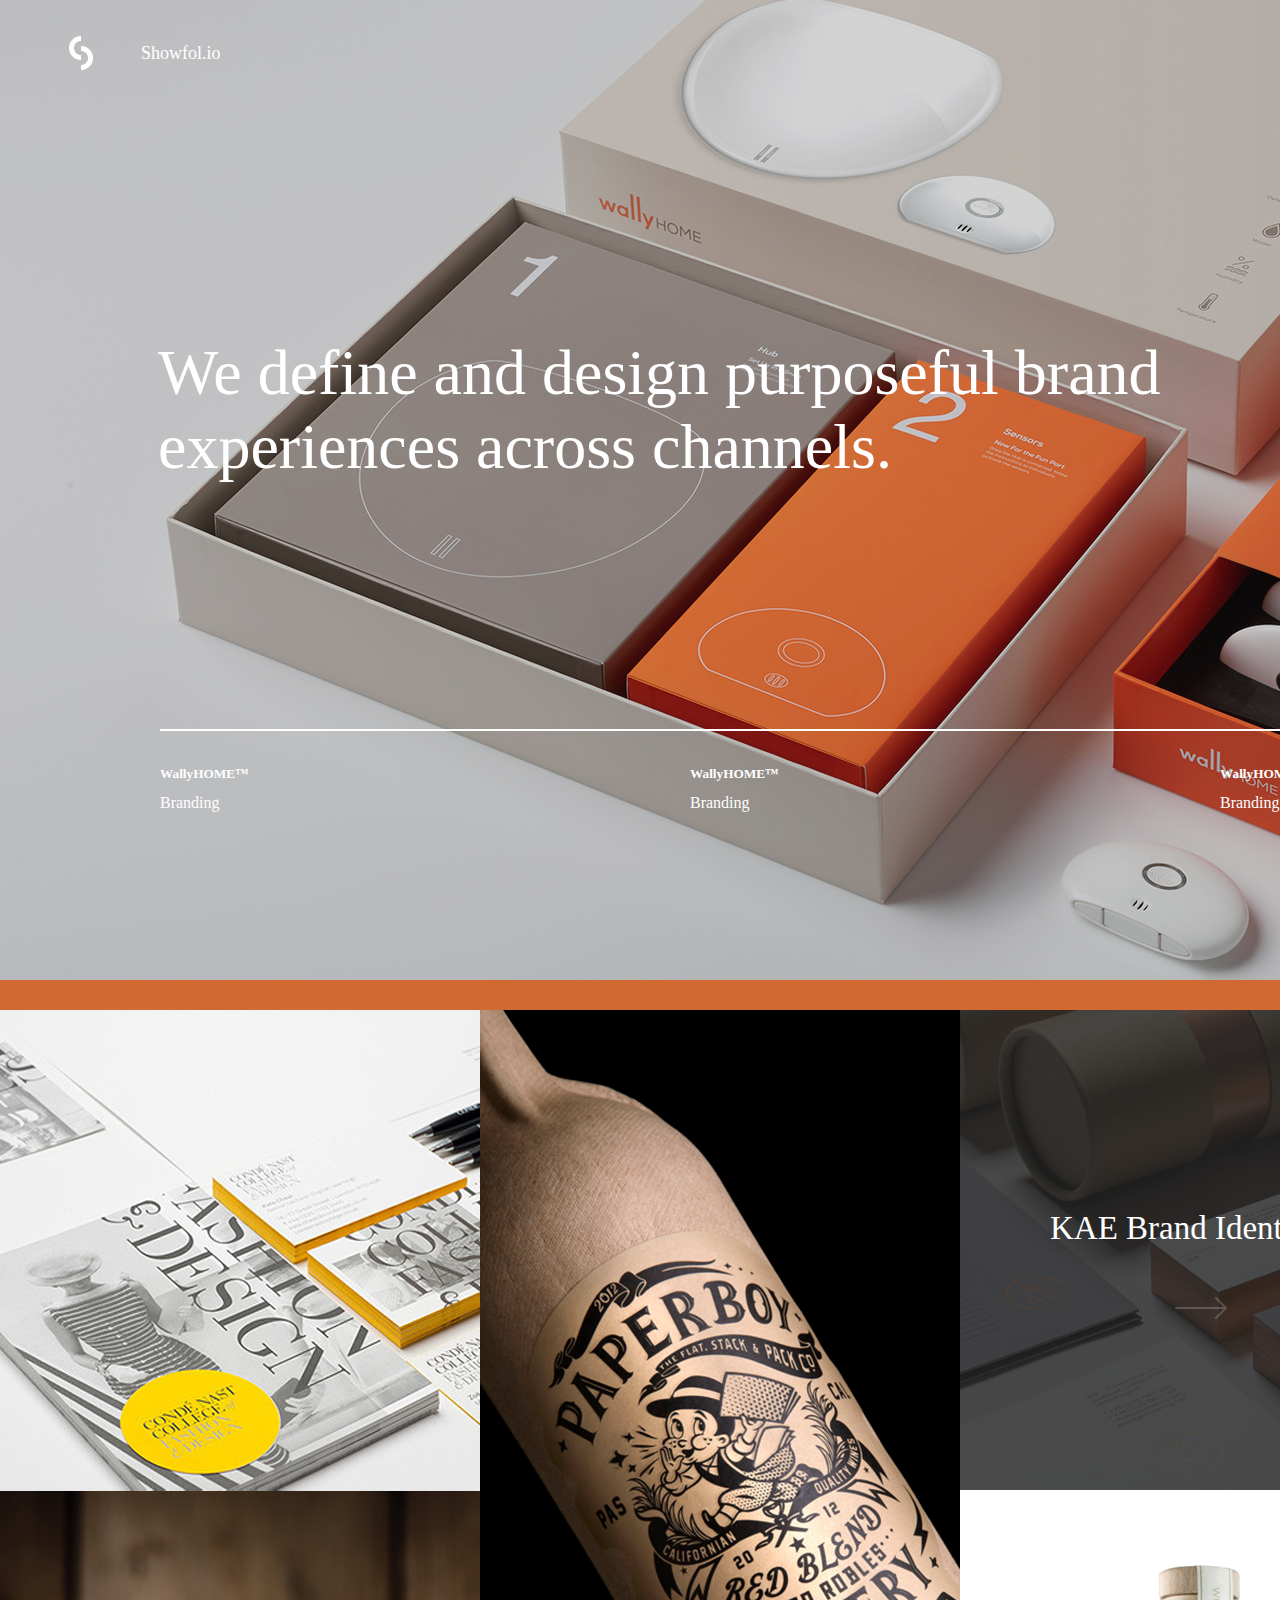
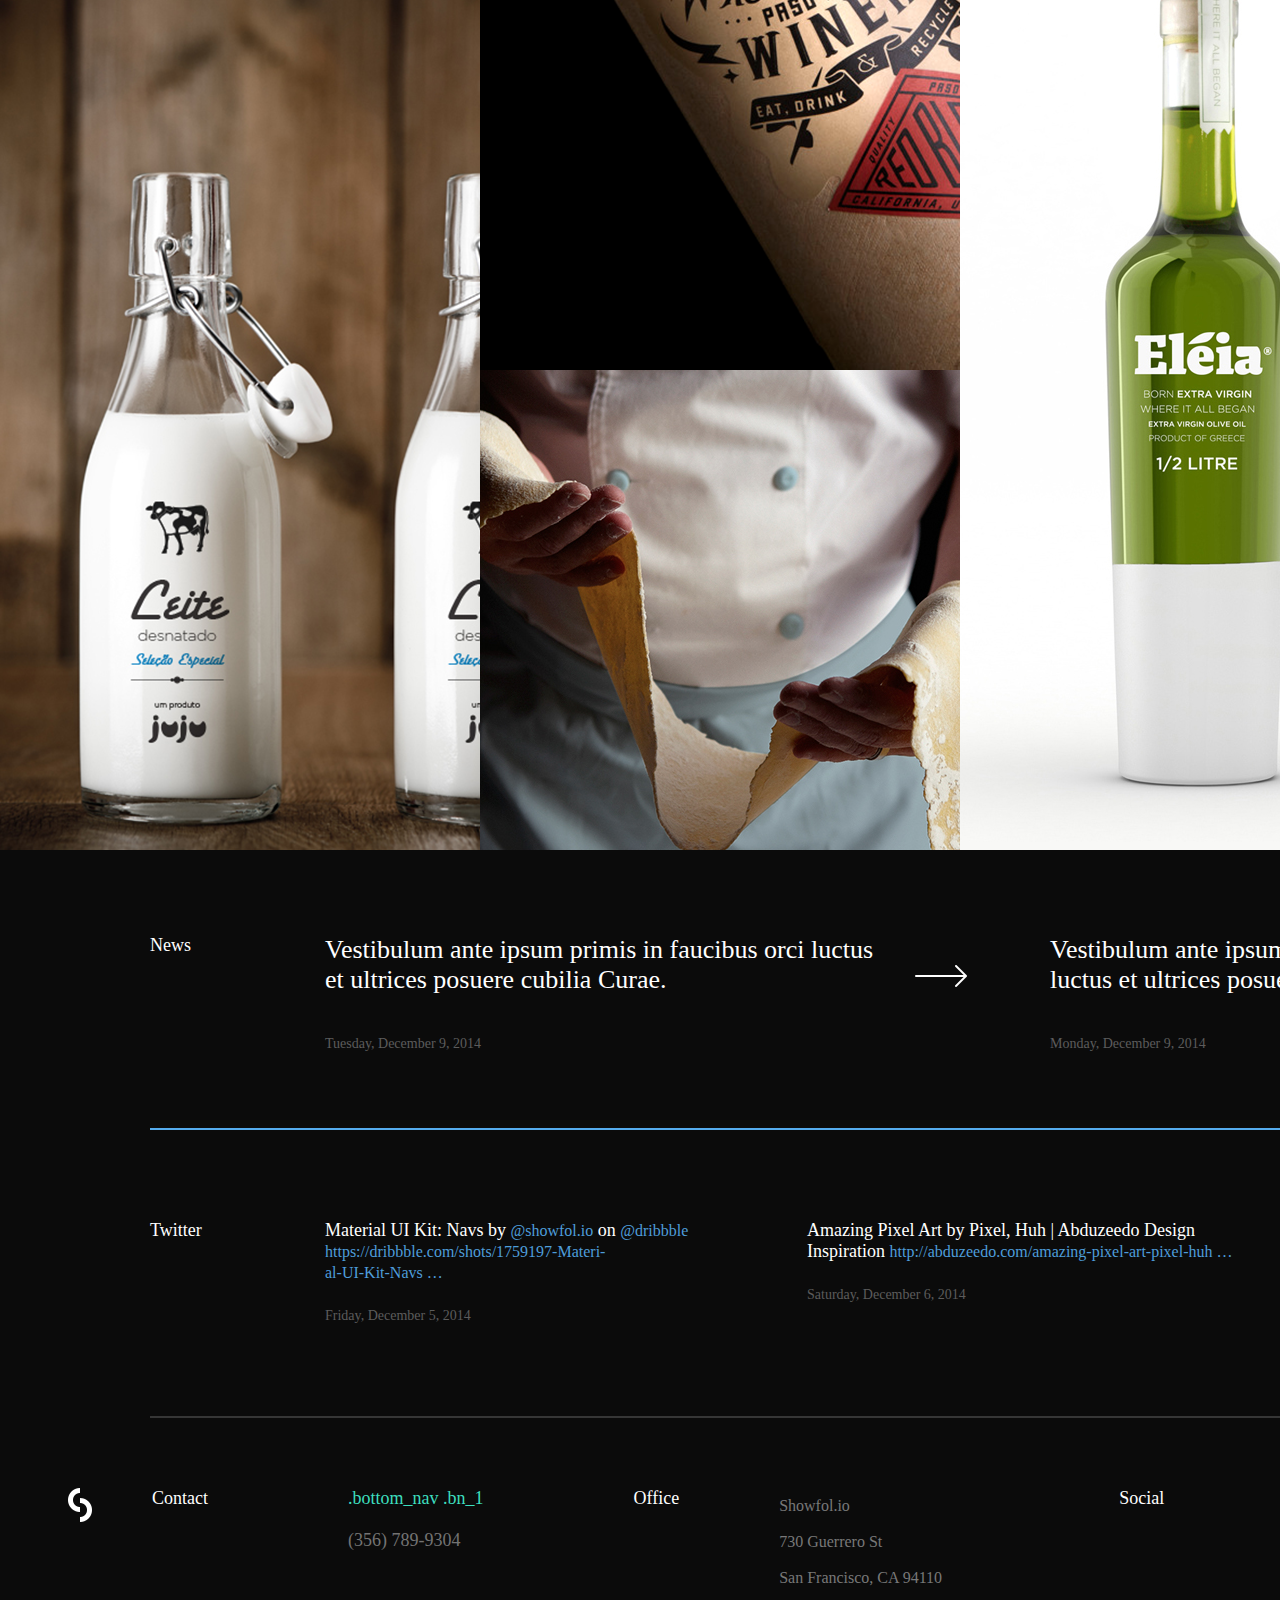
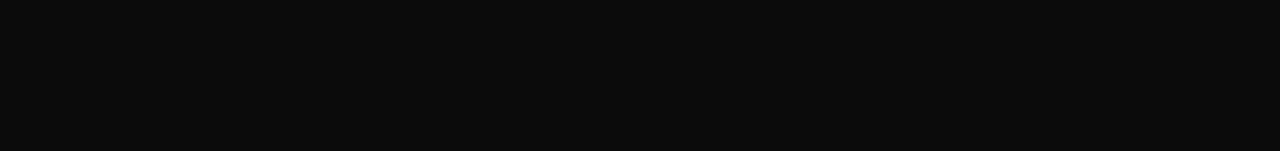
<file: Folio/index.html>
<!DOCTYPE html>
<html lang="en">
<head>
	<meta charset="UTF-8">
	<title>Folio</title>
	<link rel="stylesheet" href="css/Folio.css">
</head>
<body>
	<div class="folio">
		<div class="top_box">
			<div class="top_nav"> <!-- 导航 -->
				<div class="logo"><a href="index.html"><img src="images/Folio/Folio_logo.png" alt=""></a></div>
				<a href="#"><div class="logo_bt">Showfol.io</div></a>
				<div class="dhl">
					<ul>
						<a href="index.html"><li>Projects</li></a>
						<a href="html/about.html"><li>About</li></a>
						<a href="html/blog.html"><li>Blog</li></a>
						<a href="html/contact.html"><li>Contact</li></a>
					</ul>

				</div>
			</div>
			<div class="top_n">
				<span>We define and design purposeful brand <br>
					experiences across channels.</span>
			</div>
			<div class="top_box3">
				<a href="#"><div class="top_box3_1">
					<h5>WallyHOME™</h5>
					<span>Branding</span>
				</div></a>
				<a href="#"><div class="top_box3_2">
					<h5>WallyHOME™</h5>
					<span>Branding</span>
				</div></a>
				<a href="#"><div class="top_box3_3">
					<h5>WallyHOME™</h5>
					<span>Branding</span>
				</div></a>
				
			</div>
		</div>
		<div class="center_box">
			<div class="center_box_1">
				<a href=""><div class="img1"></div></a>
				<a href=""><div class="img2"></div></a>
			</div>
			<div class="center_box_2">
				<a href=""><div class="img1"></div></a>	
				<a href=""><div class="img2"></div></a>
			</div>
			<div class="center_box_3">
				<div class="img1">
					<div class="img1_1">
						<span>KAE Brand Identity</span><br>
						<a href=""><img src="images/Folio/Folio_jt2.png" alt=""></a>
					</div>
				</div>
				<a href=""><div class="img2"></div></a>
			</div>
			<div class="center_box_4">
				<a href=""><div class="img1"></div></a>
				<a href=""><div class="img2"></div></a>
			</div>
			
			
		</div>
		<div class="bottom_box">
			<div class="bottom_top">
				<div class="bottom_top1">
					<div class="bottom_top1_box1">News</div>
					<div class="bottom_top1_box2">Vestibulum ante ipsum primis in faucibus orci luctus et ultrices posuere cubilia Curae. <br><br><span>Tuesday, December 9, 2014</span></div>
					<a href=""><div class="bottom_top1_box3"><img src="images/Folio/Folio_jt.png" alt=""></div></a>
					<div class="bottom_top1_box4">Vestibulum ante ipsum primis in faucibus orci luctus et ultrices posuere cubilia Curae. <br><br><span>Monday, December 9, 2014</span></div>
					<a href=""><div class="bottom_top1_box5"><img src="images/Folio/Folio_jt2.png" alt=""></div></a>
				</div>
				<div class="bottom_top2">
					<div class="bottom_top2_box1">Twitter</div>
					<div class="bottom_top2_box2">Material UI Kit: Navs by <a href="">@showfol.io</a> on <a href="">@dribbble https://dribbble.com/shots/1759197-Materi-<br>al-UI-Kit-Navs …</a><br><br><span>Friday, December 5, 2014</span></div>
					<div class="bottom_top2_box3">Amazing Pixel Art by Pixel, Huh | Abduzeedo Design Inspiration <a href="">http://abduzeedo.com/amazing-pixel-art-pixel-huh …</a><br><br><span>Saturday, December 6, 2014</span></div>
					<div class="bottom_top2_box4">We've been nominated for UI8 at Awwwards - please vote for us! <br><a href="">http://www.awwwards.com/best-websites/ui8-1 …<br><br><span>Sunday, December 7, 2014</span></a></div>

				</div>
				
			</div>
			<!-- 底部 -->
				<div class="bottom_nav">
					<div class="bn_1"><img src="images/Folio/Folio_logo.png" alt=""></div>
					<div class="bn_2">Contact</div>
					<div class="bn_3"><a href="">.bottom_nav .bn_1 </a><br><br><a href=""><span>(356) 789-9304</span></a></div>
					<div class="bn_4">Office</div>
					<div class="bn_5"><a href="">Showfol.io</a> <br>
							<a href="">730 Guerrero St</a> <br>
							<a href="">San Francisco, CA 94110</a></div>
					<div class="bn_6">Social</div>
					<div class="bn_7"><a href="">Behance</a> <br><a href="">Behance</a></div>
					<div class="bn_8"><a href="">Dribbble</a><br><a href="">Instagram</a></div>
					
				</div>
		</div>
		
	</div>
</body>
</html>
</file>
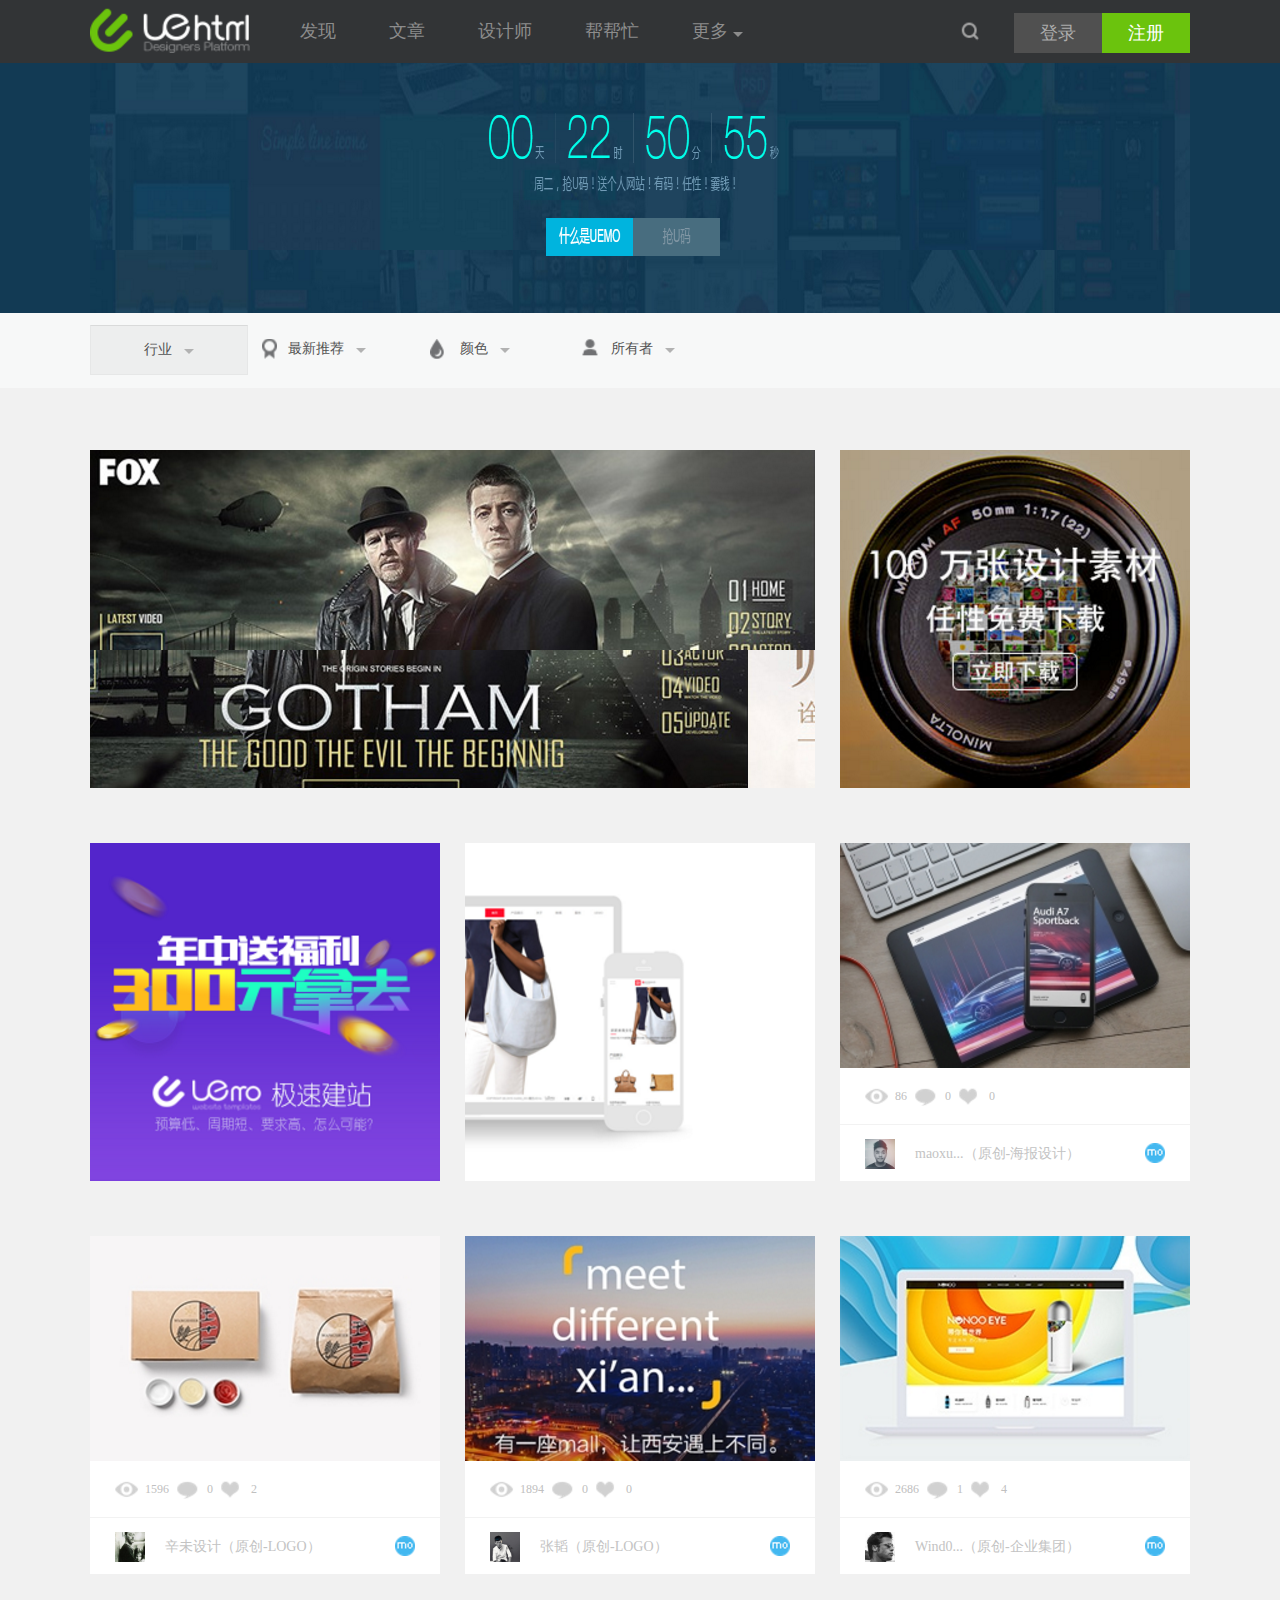
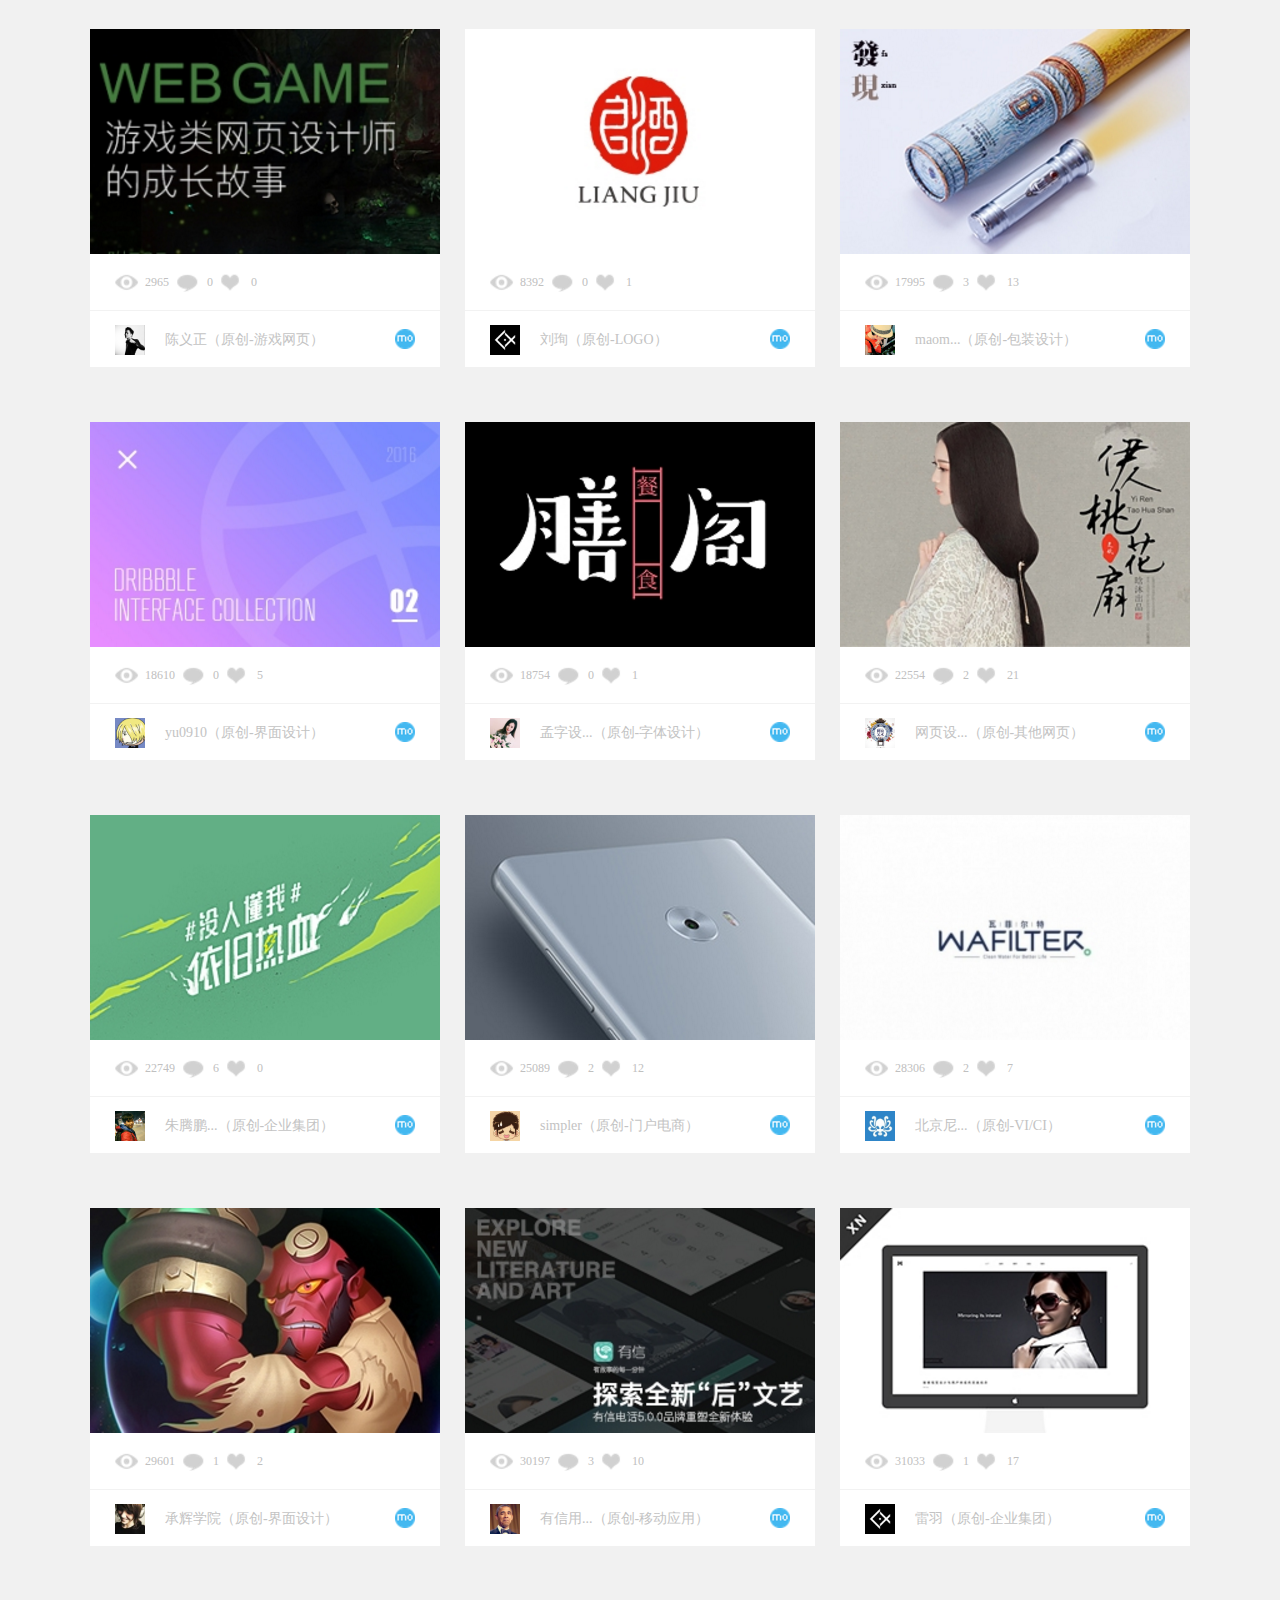
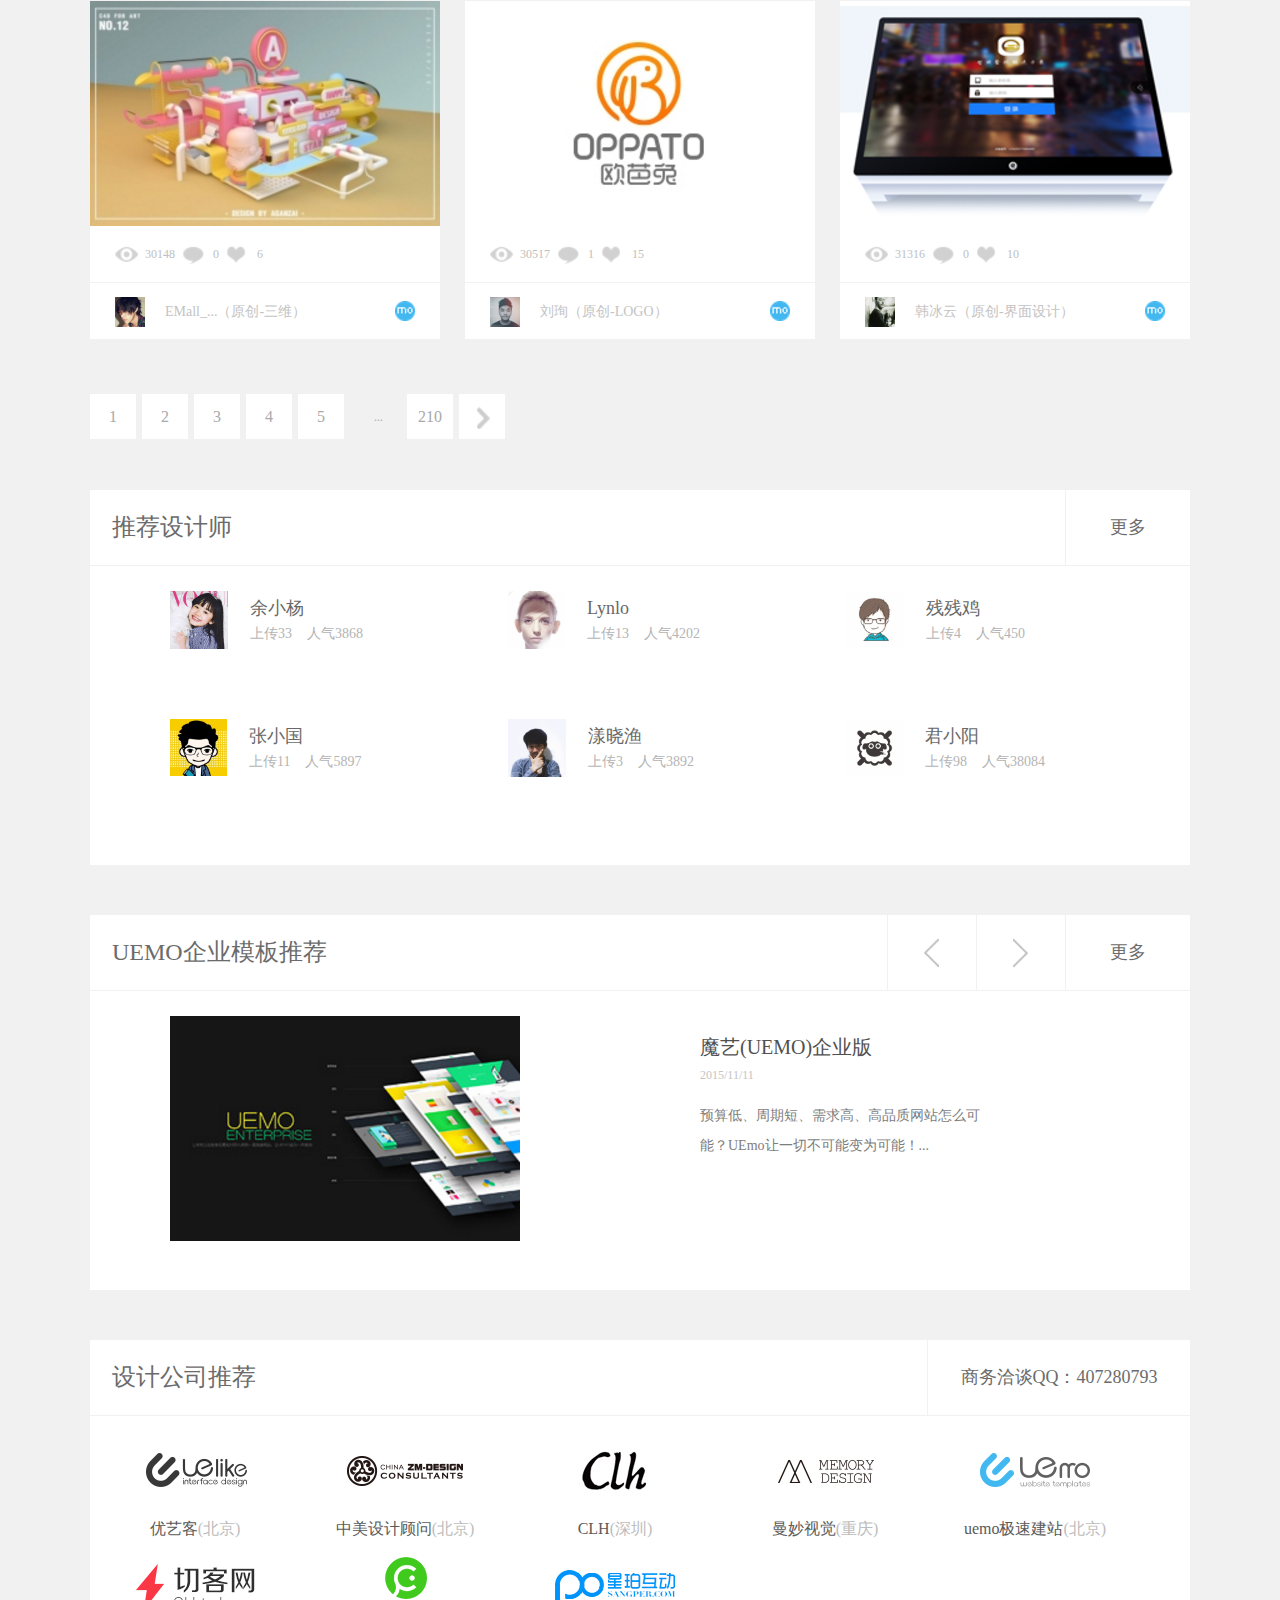
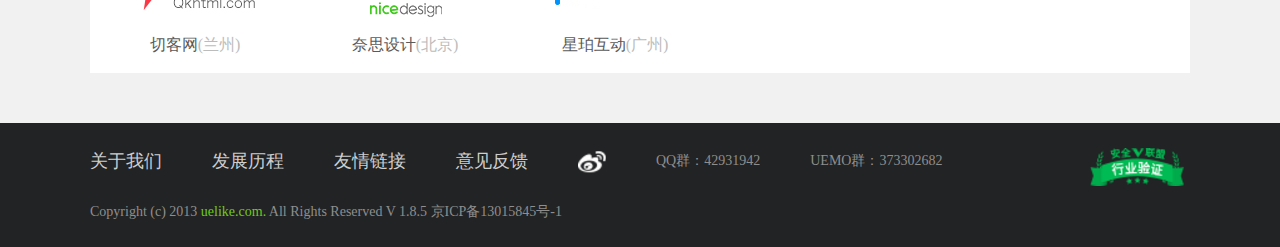
<file: uehtml/index.html>
<!DOCTYPE html>
<html>
	<head>
		<meta charset="utf-8" />
		<title></title>
		<link rel="stylesheet" type="text/css" href="css/style.css"/>
	</head>
	<body>
		<header>
			<div class="header1">
				<a class="head_img" href="#"><img src="images/uehtml_02.png" alt="" /></a>
				<nav>
					<a href="#">发现</a>
					<a href="#">文章</a>
					<a href="#">设计师</a>
					<a href="#">帮帮忙</a>
					<a href="#">更多 <span></span></a>
				</nav>
				<div class="head_right">
					<a class="search" href="#"><img src="images/uehtml_05.png" /></a>
					<a class="enter" href="#">登录</a>
					<a class="logon" href="#">注册</a>
				</div>
			</div>
		</header>
		<div class="banner">
			<div class="banner1">
				<a href="#"><img src="images/banner_02.png" /></a>
			</div>	
		</div>
		<div class="sort">
			<div class="sort1">
				<ul>
					<li><a class="item1" href="#">行业<span></span></a></li>
					<li><a class="item2" href="#">最新推荐<span></span></a></li>
					<li><a class="item3" href="#">颜色<span></span></a></li>
					<li><a class="item4" href="#">所有者<span></span></a></li>
				</ul>
				<div class="sort_right">
					<span></span>
					<p><a href="#">在路上</a>喜欢了<a href="#">我是如何成为一名美工的</a>34分钟前</p>
					<div class="stroke">
						<a class="stroke1" href="#"></a>
						<a class="stroke2" href="#"></a>
					</div>
				</div>
			</div>
		</div>
		<div class="content">
			<div class="content1">
				<div class="section1">
					<a class="con_img" href="#"><img src="images/content_25.png" /></a>
					<a class="con_img" href="#"><img src="images/content_27.png" /></a>
					<a class="con_img" href="#"><img src="images/content_29.png" /></a>
					<a class="con_img" href="#"><img src="images/content_34.png" /></a>
					<div class="con1">
						<a href="#"><img src="images/content_36.png" /></a>
						<span class="con1_cen">
							<a href="#" class="con1_img1">86</a>
							<a href="#" class="con1_img2">0</a>
							<a href="#" class="con1_img3">0</a>
						</span>
						<div class="con1_bot">
							<a href="#" class="img_left"><img src="images/con1_05.png" /></a>
							<span>maoxu...（原创-海报设计）</span>
							<a href="#" class="img_right"><img src="images/content_1_88.png" /></a>
						</div>
					</div>
					<div class="con1">
						<a href="#"><img src="images/content_37.png" /></a>
						<span class="con1_cen">
							<a href="#" class="con1_img1">1596</a>
							<a href="#" class="con1_img2">0</a>
							<a href="#" class="con1_img3">2</a>
						</span>
						<div class="con1_bot">
							<a href="#" class="img_left"><img src="images/con1_07.png" /></a>
							<span>辛未设计（原创-LOGO）</span>
							<a href="#" class="img_right"><img src="images/content_1_88.png" /></a>
						</div>
					</div>
					<div class="con1">
						<a href="#"><img src="images/content_38.png" /></a>
						<span class="con1_cen">
							<a href="#" class="con1_img1">1894</a>
							<a href="#" class="con1_img2">0</a>
							<a href="#" class="con1_img3">0</a>
						</span>
						<div class="con1_bot">
							<a href="#" class="img_left"><img src="images/con1_09.png" /></a>
							<span>张韬（原创-LOGO）</span>
							<a href="#" class="img_right"><img src="images/content_1_88.png" /></a>
						</div>
					</div>
					<div class="con1">
						<a href="#"><img src="images/content_43.png" /></a>
						<span class="con1_cen">
							<a href="#" class="con1_img1">2686</a>
							<a href="#" class="con1_img2">1</a>
							<a href="#" class="con1_img3">4</a>
						</span>
						<div class="con1_bot">
							<a href="#" class="img_left"><img src="images/con1_15.png" /></a>
							<span>Wind0...（原创-企业集团）</span>
							<a href="#" class="img_right"><img src="images/content_1_88.png" /></a>
						</div>
					</div>
					<div class="con1">
						<a href="#"><img src="images/content_44.png" /></a>
						<span class="con1_cen">
							<a href="#" class="con1_img1">2965</a>
							<a href="#" class="con1_img2">0</a>
							<a href="#" class="con1_img3">0</a>
						</span>
						<div class="con1_bot">
							<a href="#" class="img_left"><img src="images/con1_17.png" /></a>
							<span>陈义正（原创-游戏网页）</span>
							<a href="#" class="img_right"><img src="images/content_1_88.png" /></a>
						</div>
					</div>
					<div class="con1">
						<a href="#"><img src="images/content_45.png" /></a>
						<span class="con1_cen">
							<a href="#" class="con1_img1">8392</a>
							<a href="#" class="con1_img2">0</a>
							<a href="#" class="con1_img3">1</a>
						</span>
						<div class="con1_bot">
							<a href="#" class="img_left"><img src="images/con1_18.png" /></a>
							<span>刘珣（原创-LOGO）</span>
							<a href="#" class="img_right"><img src="images/content_1_88.png" /></a>
						</div>
					</div>
					<div class="con1">
						<a href="#"><img src="images/content_46.png" /></a>
						<span class="con1_cen">
							<a href="#" class="con1_img1">17995</a>
							<a href="#" class="con1_img2">3</a>
							<a href="#" class="con1_img3">13</a>
						</span>
						<div class="con1_bot">
							<a href="#" class="img_left"><img src="images/con1_19.png" /></a>
							<span>maom...（原创-包装设计）</span>
							<a href="#" class="img_right"><img src="images/content_1_88.png" /></a>
						</div>
					</div>
					<div class="con1">
						<a href="#"><img src="images/content_51.png" /></a>
						<span class="con1_cen">
							<a href="#" class="con1_img1">18610</a>
							<a href="#" class="con1_img2">0</a>
							<a href="#" class="con1_img3">5</a>
						</span>
						<div class="con1_bot">
							<a href="#" class="img_left"><img src="images/con1_24.png" /></a>
							<span>yu0910（原创-界面设计）</span>
							<a href="#" class="img_right"><img src="images/content_1_88.png" /></a>
						</div>
					</div>
					<div class="con1">
						<a href="#"><img src="images/content_52.png" /></a>
						<span class="con1_cen">
							<a href="#" class="con1_img1">18754</a>
							<a href="#" class="con1_img2">0</a>
							<a href="#" class="con1_img3">1</a>
						</span>
						<div class="con1_bot">
							<a href="#" class="img_left"><img src="images/con1_25.png" /></a>
							<span>孟字设...（原创-字体设计）</span>
							<a href="#" class="img_right"><img src="images/content_1_88.png" /></a>
						</div>
					</div>
					<div class="con1">
						<a href="#"><img src="images/content_53.png" /></a>
						<span class="con1_cen">
							<a href="#" class="con1_img1">22554</a>
							<a href="#" class="con1_img2">2</a>
							<a href="#" class="con1_img3">21</a>
						</span>
						<div class="con1_bot">
							<a href="#" class="img_left"><img src="images/con1_26.png" /></a>
							<span>网页设...（原创-其他网页）</span>
							<a href="#" class="img_right"><img src="images/content_1_88.png" /></a>
						</div>
					</div>
					<div class="con1">
						<a href="#"><img src="images/content_54.png" /></a>
						<span class="con1_cen">
							<a href="#" class="con1_img1">22749</a>
							<a href="#" class="con1_img2">6</a>
							<a href="#" class="con1_img3">0</a>
						</span>
						<div class="con1_bot">
							<a href="#" class="img_left"><img src="images/con1_27.png" /></a>
							<span>朱腾鹏...（原创-企业集团）</span>
							<a href="#" class="img_right"><img src="images/content_1_88.png" /></a>
						</div>
					</div>
					<div class="con1">
						<a href="#"><img src="images/content_59.png" /></a>
						<span class="con1_cen">
							<a href="#" class="con1_img1">25089</a>
							<a href="#" class="con1_img2">2</a>
							<a href="#" class="con1_img3">12</a>
						</span>
						<div class="con1_bot">
							<a href="#" class="img_left"><img src="images/con1_32.png" /></a>
							<span>simpler（原创-门户电商）</span>
							<a href="#" class="img_right"><img src="images/content_1_88.png" /></a>
						</div>
					</div>
					<div class="con1">
						<a href="#"><img src="images/content_60.png" /></a>
						<span class="con1_cen">
							<a href="#" class="con1_img1">28306</a>
							<a href="#" class="con1_img2">2</a>
							<a href="#" class="con1_img3">7</a>
						</span>
						<div class="con1_bot">
							<a href="#" class="img_left"><img src="images/con1_33.png" /></a>
							<span>北京尼...（原创-VI/CI）</span>
							<a href="#" class="img_right"><img src="images/content_1_88.png" /></a>
						</div>
					</div>
					<div class="con1">
						<a href="#"><img src="images/content_61.png" /></a>
						<span class="con1_cen">
							<a href="#" class="con1_img1">29601</a>
							<a href="#" class="con1_img2">1</a>
							<a href="#" class="con1_img3">2</a>
						</span>
						<div class="con1_bot">
							<a href="#" class="img_left"><img src="images/con1_34.png" /></a>
							<span>承辉学院（原创-界面设计）</span>
							<a href="#" class="img_right"><img src="images/content_1_88.png" /></a>
						</div>
					</div>
					<div class="con1">
						<a href="#"><img src="images/content_62.png" /></a>
						<span class="con1_cen">
							<a href="#" class="con1_img1">30197</a>
							<a href="#" class="con1_img2">3</a>
							<a href="#" class="con1_img3">10</a>
						</span>
						<div class="con1_bot">
							<a href="#" class="img_left"><img src="images/con1_38.png" /></a>
							<span>有信用...（原创-移动应用）</span>
							<a href="#" class="img_right"><img src="images/content_1_88.png" /></a>
						</div>
					</div>
					<div class="con1">
						<a href="#"><img src="images/content_67.png" /></a>
						<span class="con1_cen">
							<a href="#" class="con1_img1">31033</a>
							<a href="#" class="con1_img2">1</a>
							<a href="#" class="con1_img3">17</a>
						</span>
						<div class="con1_bot">
							<a href="#" class="img_left"><img src="images/con1_39.png" /></a>
							<span>雷羽（原创-企业集团）</span>
							<a href="#" class="img_right"><img src="images/content_1_88.png" /></a>
						</div>
					</div>
					<div class="con1">
						<a href="#"><img src="images/content_68.png" /></a>
						<span class="con1_cen">
							<a href="#" class="con1_img1">30148</a>
							<a href="#" class="con1_img2">0</a>
							<a href="#" class="con1_img3">6</a>
						</span>
						<div class="con1_bot">
							<a href="#" class="img_left"><img src="images/con1_40.png" /></a>
							<span>EMall_...（原创-三维）</span>
							<a href="#" class="img_right"><img src="images/content_1_88.png" /></a>
						</div>
					</div>
					<div class="con1">
						<a href="#"><img src="images/content_69.png" /></a>
						<span class="con1_cen">
							<a href="#" class="con1_img1">30517</a>
							<a href="#" class="con1_img2">1</a>
							<a href="#" class="con1_img3">15</a>
						</span>
						<div class="con1_bot">
							<a href="#" class="img_left"><img src="images/con1_05.png" /></a>
							<span>刘珣（原创-LOGO）</span>
							<a href="#" class="img_right"><img src="images/content_1_88.png" /></a>
						</div>
					</div>
					<div class="con1">
						<a href="#"><img src="images/content_70.png" /></a>
						<span class="con1_cen">
							<a href="#" class="con1_img1">31316</a>
							<a href="#" class="con1_img2">0</a>
							<a href="#" class="con1_img3">10</a>
						</span>
						<div class="con1_bot">
							<a href="#" class="img_left"><img src="images/con1_07.png" /></a>
							<span>韩冰云（原创-界面设计）</span>
							<a href="#" class="img_right"><img src="images/content_1_88.png" /></a>
						</div>
					</div>
				</div>
				<div class="section2">
					<a href="#">1</a>
					<a href="#">2</a>
					<a href="#">3</a>
					<a href="#">4</a>
					<a href="#">5</a>
					<span>...</span>
					<a href="#">210</a>
					<a class="next" href="#" ><img class="next_page" src="images/section_39.png" /></a>
				</div>
				<div class="section3">
					<div class="section3_1">
						<div class="section3_top">
							<h3>推荐设计师</h3>
							<a class="con3_top" href="#">更多</a>
						</div>
						<ul>
							<li>
								<a class="section3_bot" href="#"><img src="images/content_76.png" /></a>
								<div class="section3_bot1">
									<a href="#">余小杨</a>
									<p><span>上传33</span><span>人气3868</span></p>
								</div>
							</li>
							<li>
								<a class="section3_bot" href="#"><img src="images/content_78.png" /></a>
								<div class="section3_bot1">
									<a href="#">Lynlo</a>
									<p><span>上传13</span><span>人气4202</span></p>
								</div>
							</li>
							<li>
								<a class="section3_bot" href="#"><img src="images/content_84.png" /></a>
								<div class="section3_bot1">
									<a href="#">残残鸡</a>
									<p><span>上传4</span><span>人气450</span></p>
								</div>
							</li>
							<li>
								<a class="section3_bot" href="#"><img src="images/content_85.png" /></a>
								<div class="section3_bot1">
									<a href="#">张小国</a>
									<p><span>上传11</span><span>人气5897</span></p>
								</div>
							</li>
							<li>
								<a class="section3_bot" href="#"><img src="images/content_88.png" /></a>
								<div class="section3_bot1">
									<a href="#">漾晓渔</a>
									<p><span>上传3</span><span>人气3892</span></p>
								</div>
							</li>
							<li>
								<a class="section3_bot" href="#"><img src="images/content_89.png" /></a>
								<div class="section3_bot1">
									<a href="#">君小阳</a>
									<p><span>上传98</span><span>人气38084</span></p>
								</div>
							</li>
						</ul>
					</div>
					<div class="section3_1 section3_2">
						<div class="section3_top">
							<h3>UEMO企业模板推荐</h3>
							<div class="con3_right">
								<a class="con3_right1" href="#"><img src="images/section_03.png" /></a>
								<a class="con3_right1" href="#"><img src="images/section_06.png" /></a>
								<a class="con3_top" href="#">更多</a>
							</div>
						</div>
						<div class="stencil">
							<a class="stencil_1" href="#"><img src="images/content_81.png" /></a>
							<div class="stencil_2">
								<a href="#">魔艺(UEMO)企业版</a>	
								<span>2015/11/11</span>
								<p>预算低、周期短、需求高、高品质网站怎么可能？UEmo让一切不可能变为可能！...</p>
							</div>
						</div>
					</div>
				</div>
				<div class="section4">
					<div class="section4_top">
						<h3>设计公司推荐</h3>
						<a class="con4_top" href="#">商务洽谈QQ：407280793</a>
					</div>
					<ul>
						<li>
							<a href="#">
								<img src="images/con4_1.png" />
								<p>优艺客<span>(北京)</span></p>
							</a>
							
						</li>
						<li>
							<a href="#">
								<img src="images/con4_2.png" />
								<p>中美设计顾问<span>(北京)</span></p>
							</a>
						</li>
						<li>
							<a href="#">
								<img src="images/con4_3.jpg" />
								<p>CLH<span>(深圳)</span></p>
							</a>
						</li>
						<li>
							<a href="#">
								<img src="images/con4_4.jpg" />
								<p>曼妙视觉<span>(重庆)</span></p>
							</a>
						</li>
						<li>
							<a href="#">
								<img src="images/con4_5.png" />
								<p>uemo极速建站<span>(北京)</span></p>
							</a>
						</li>
						<li>
							<a href="#">
								<img src="images/con4_6.jpg" />
								<p>切客网<span>(兰州)</span></p>
							</a>
						</li>
						<li>
							<a href="#">
								<img src="images/con4_7.png" />
								<p>奈思设计<span>(北京)</span></p>
							</a>
						</li>
						<li class="no_mar">
							<a href="#">
								<img src="images/con4_8.jpg" />
								<p>星珀互动<span>(广州)</span></p>
							</a>
						</li>
					</ul>
				</div>
			</div>
		</div>
		<footer>
			<div class="footer1">
				<div class="footer_top">
					<a href="#">关于我们</a>
					<a href="#">发展历程</a>
					<a href="#">友情链接</a>
					<a href="#">意见反馈</a>
					<a href="#"><img class="top_img" src="images/footer_06.png" /></a>
					<a class="top_small" href="#">QQ群：42931942</a>
					<a class="top_small" href="#">UEMO群：373302682</a>
				</div>
				<span>Copyright (c) 2013 <a href="#">uelike.com.</a> All Rights Reserved V 1.8.5 京ICP备13015845号-1</span>
				<a class="top_right" href="#"><img src="images/footer_03.png" /></a>
			</div>
		</footer>
	</body>
</html>
</file>
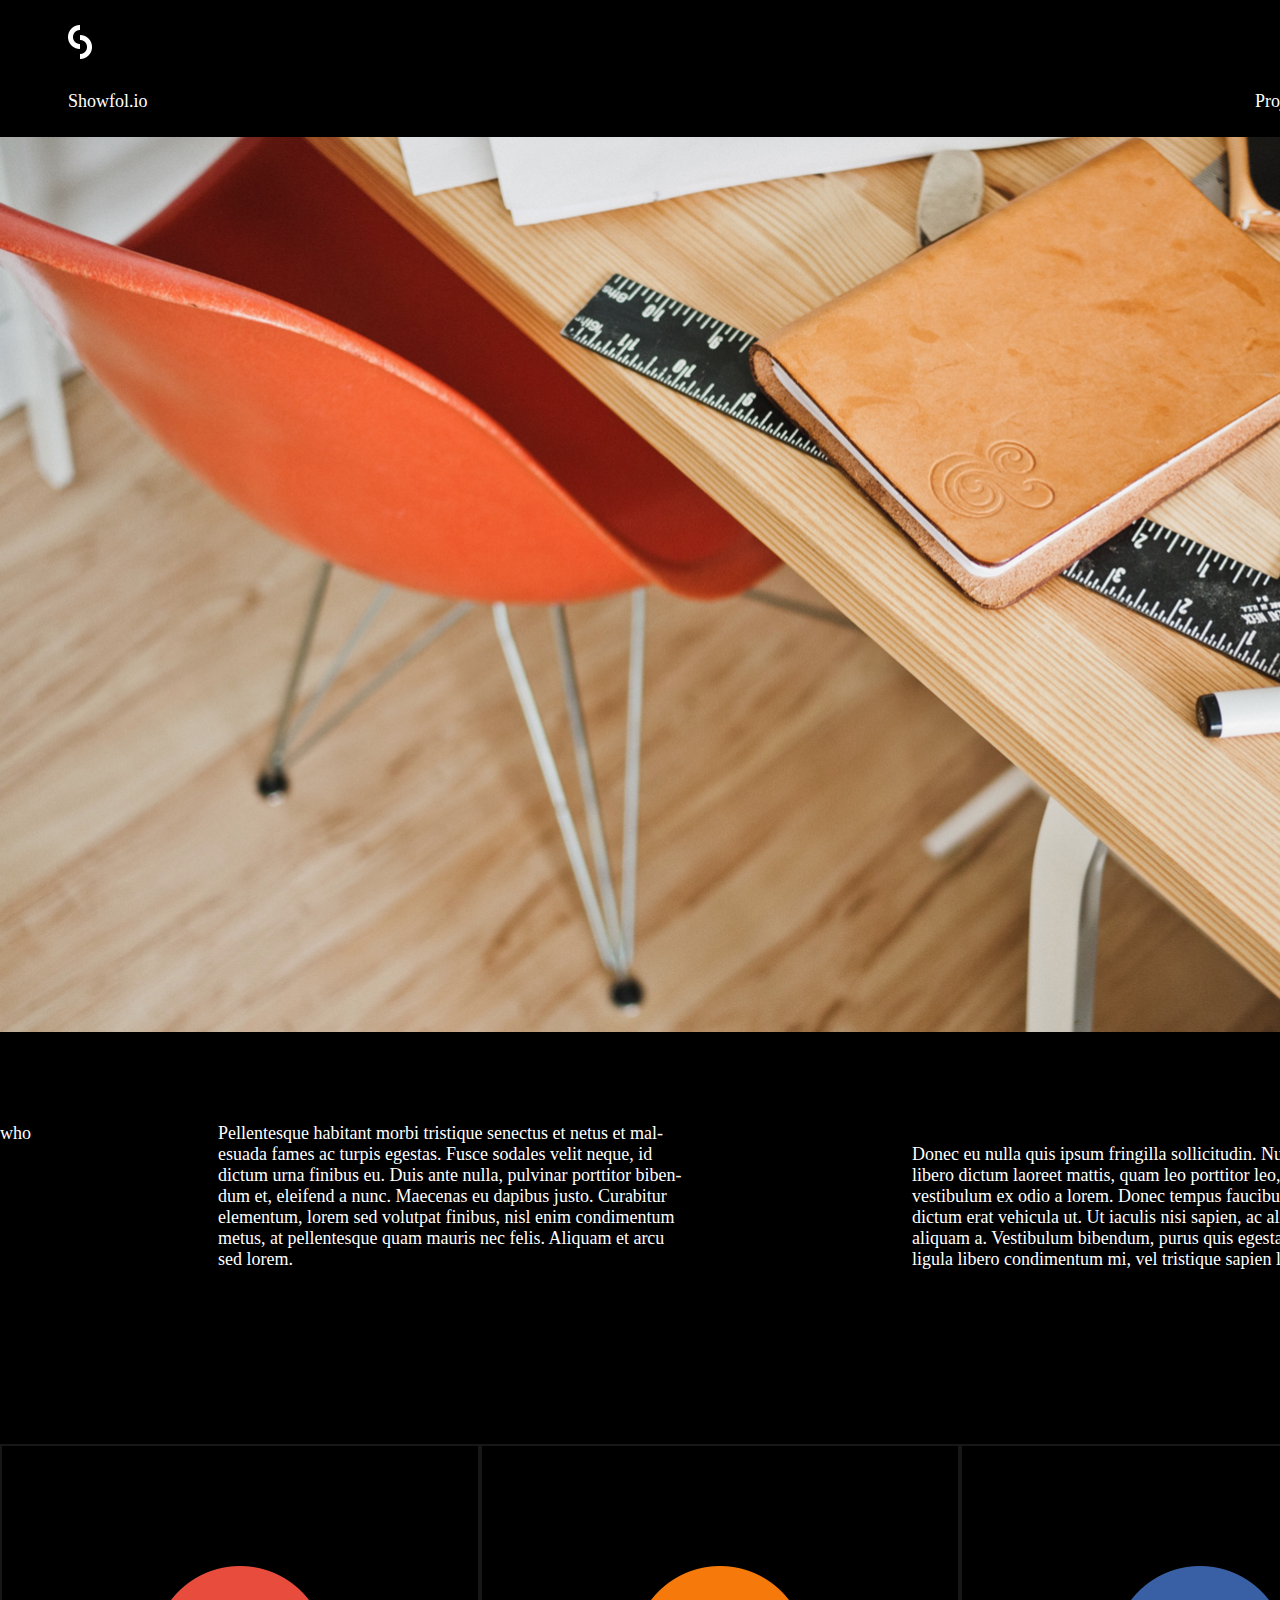
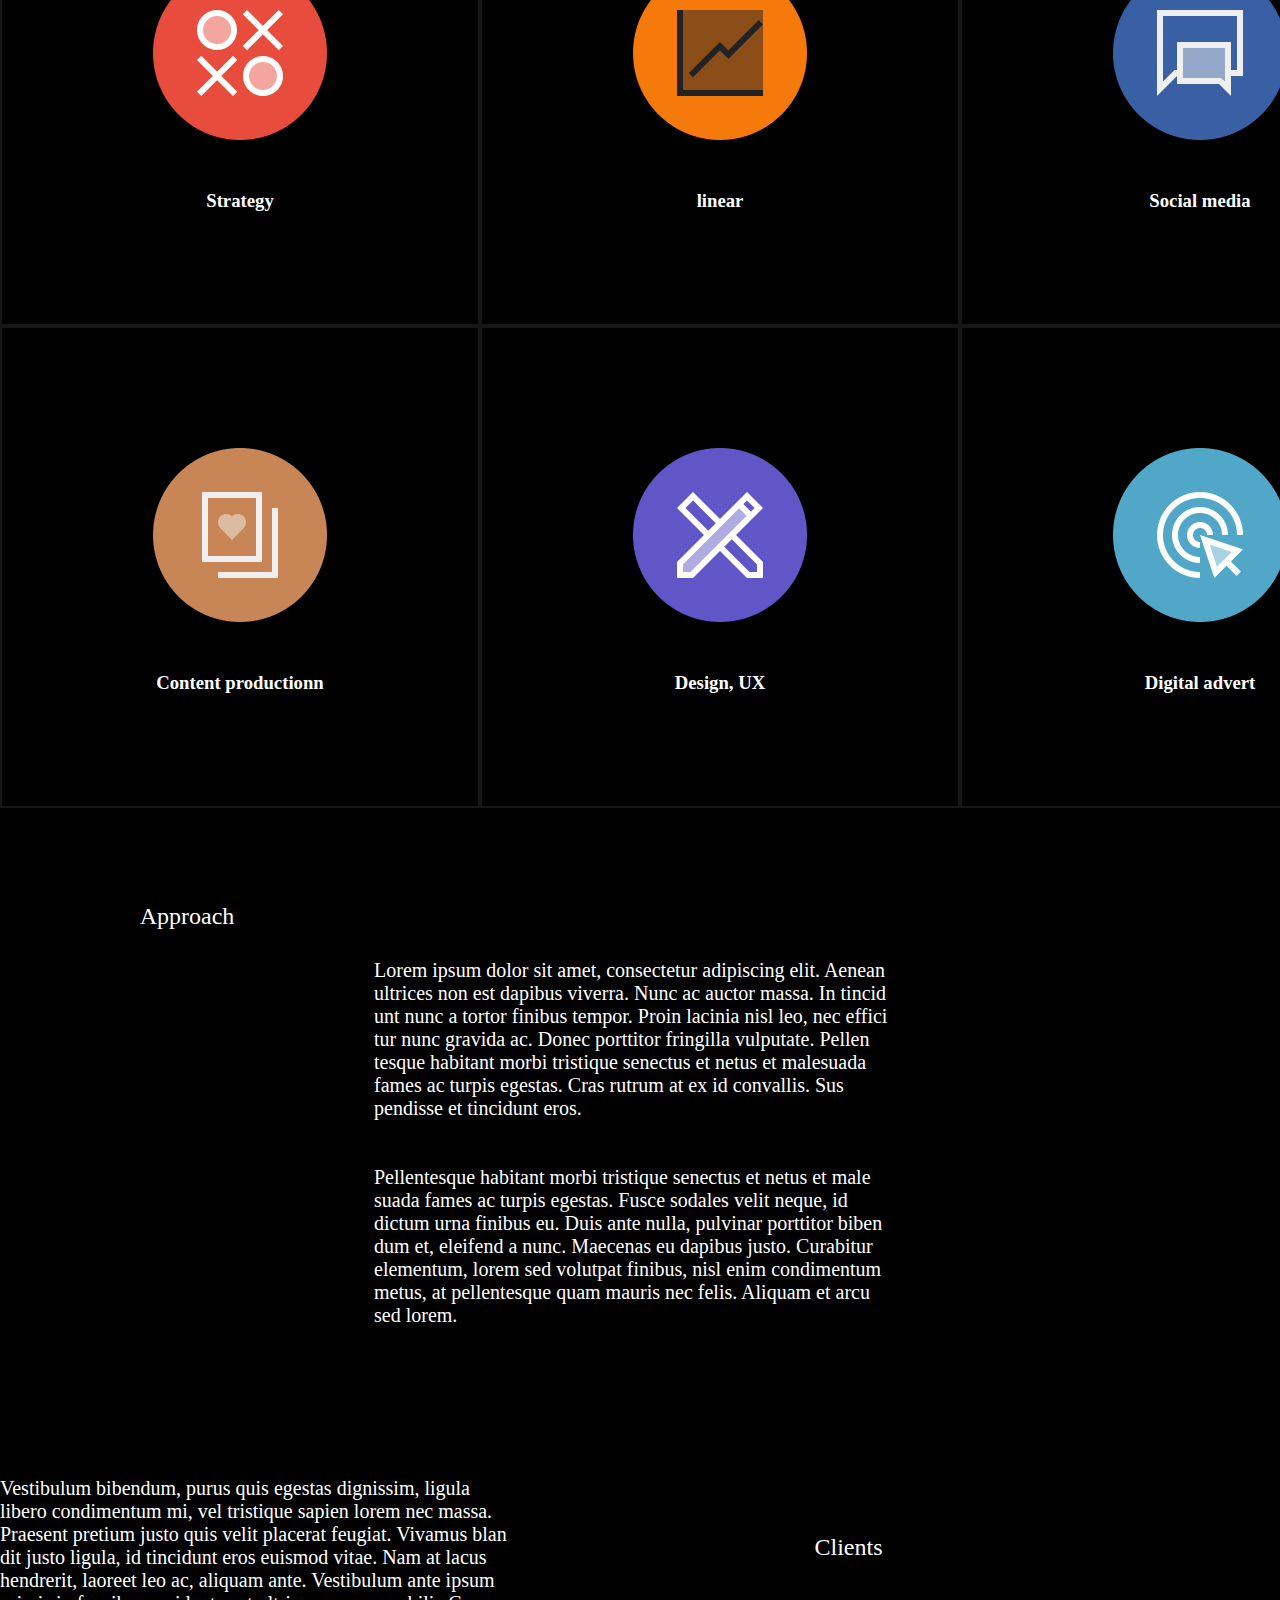
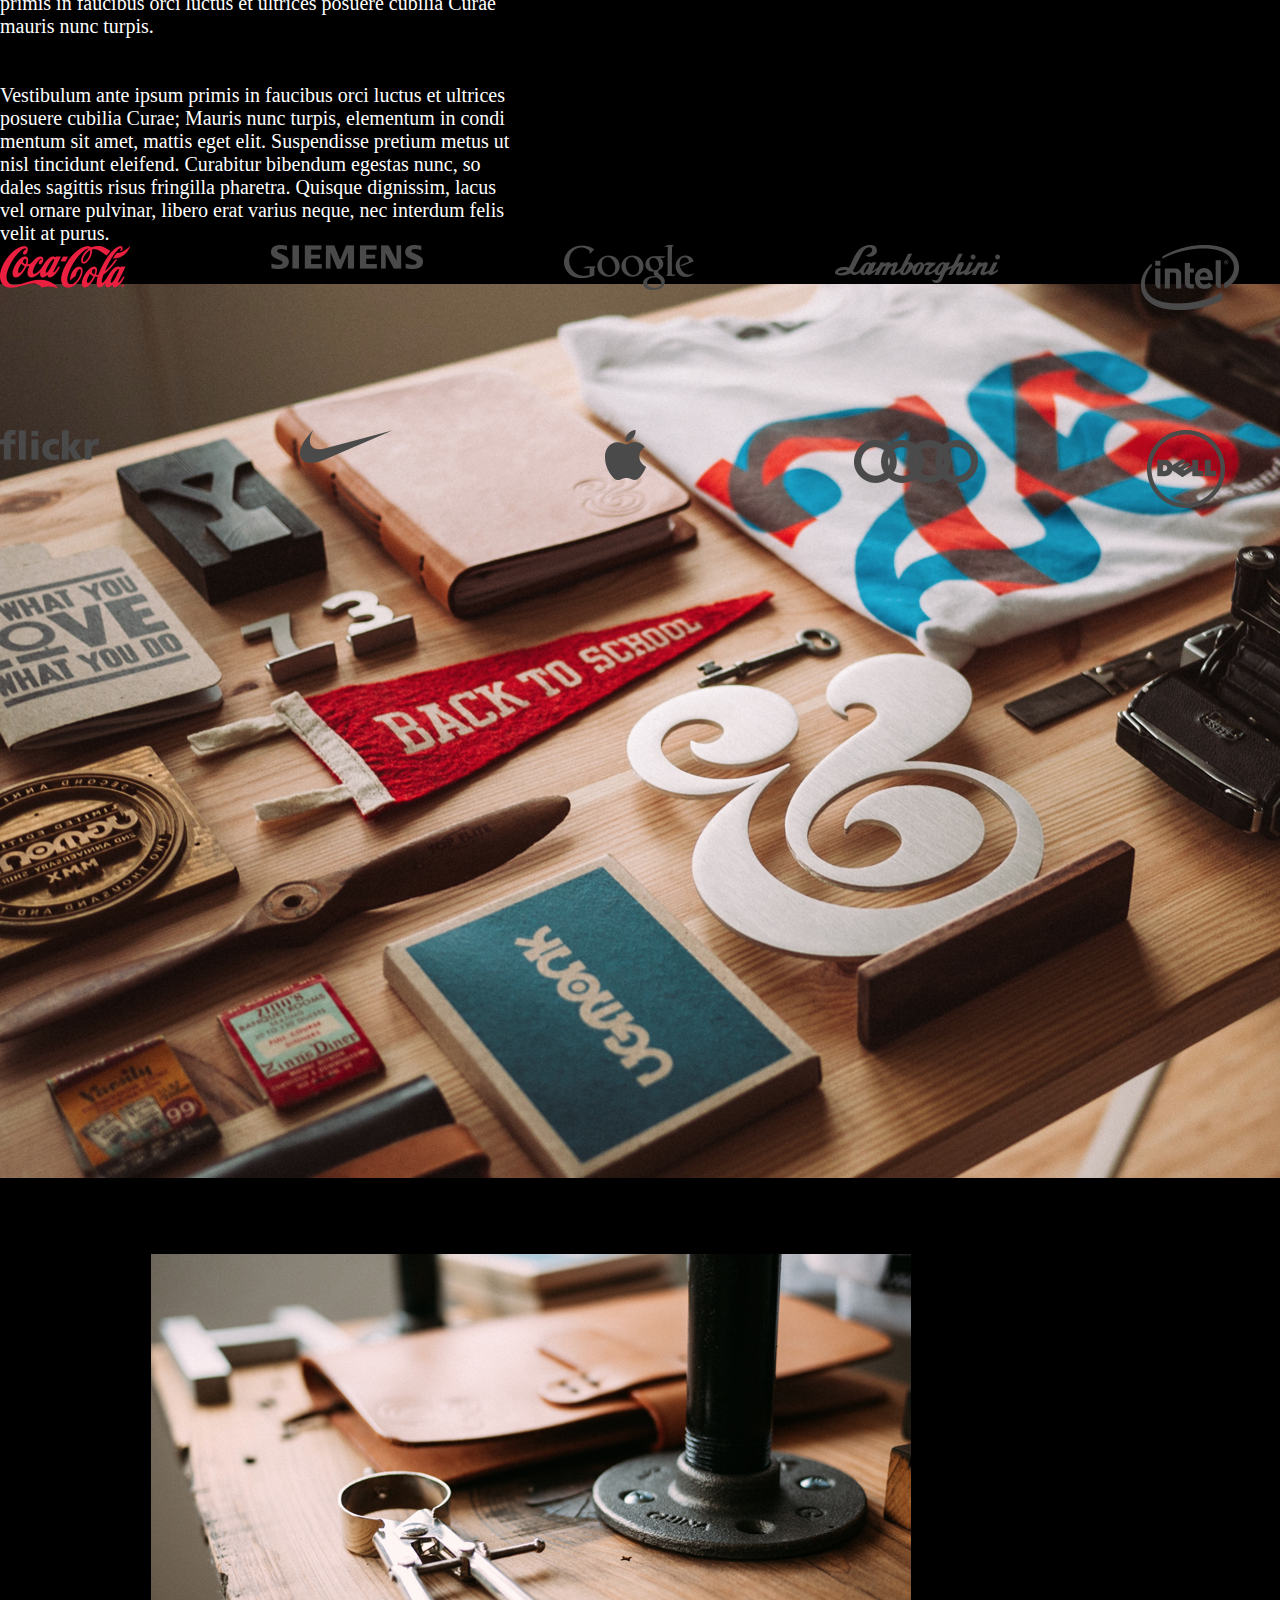
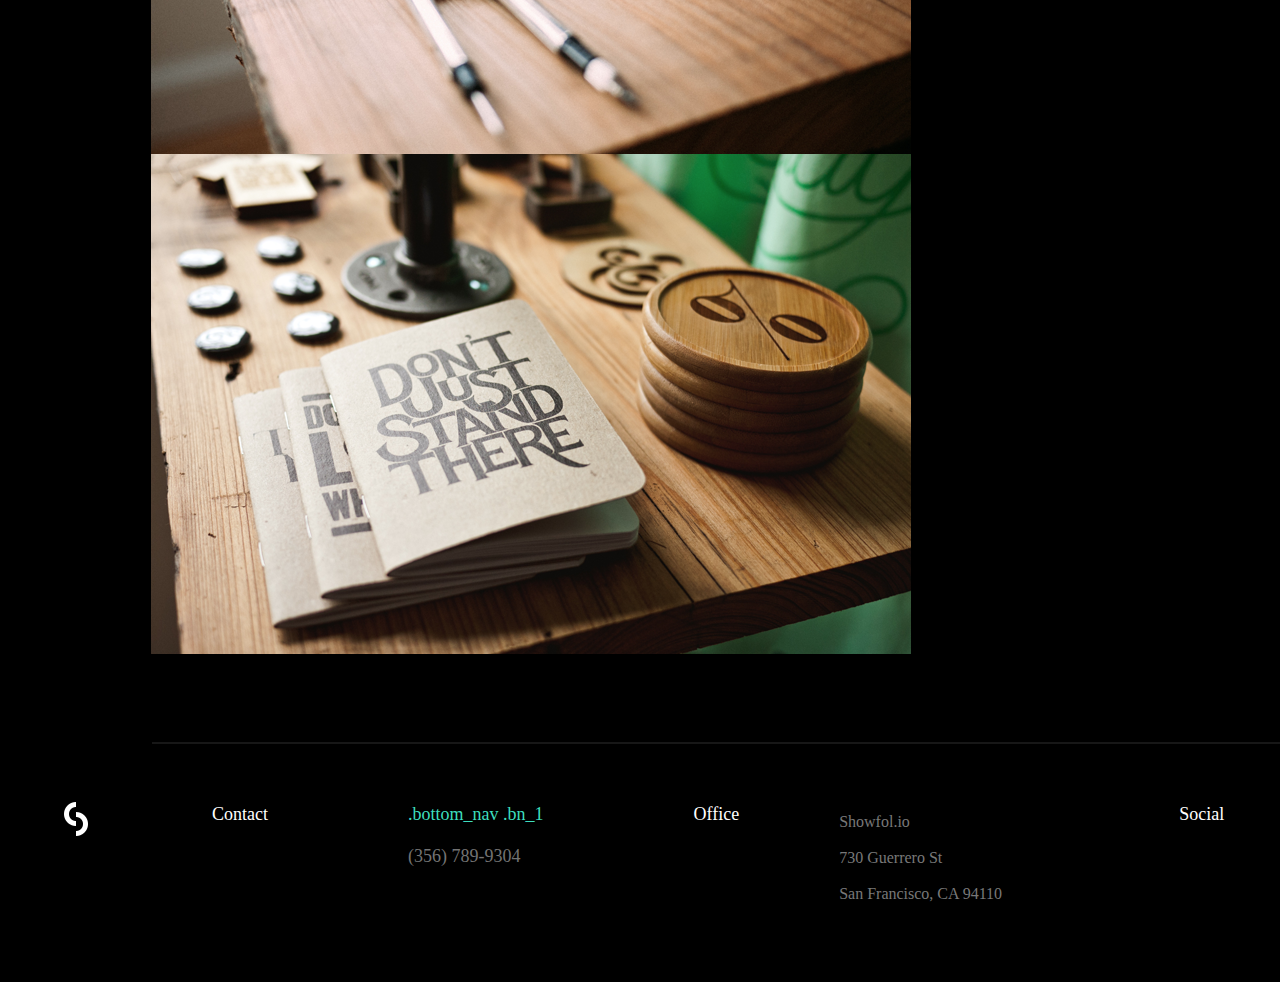
<file: Folio/Folio_about.html>
<!DOCTYPE html>
<html lang="en">
<head>
	<meta charset="UTF-8">
	<title>Folio_about</title>
	<link rel="stylesheet" href="css/Folio_about.css">
</head>
<body>
	<div class="folio">
		<div class="nav">
			<a href="Folio.html"><div class="logo"><img src="images/folio_about/Folio_logo.png" alt=""></div></a>
			<div class="nav_nav">
			<a href=""><div class="nav_nav1">Showfol.io</div></a>	
				<div class="nav_li">
					<ul>
						<a href="Folio.html"><li>Projects</li></a>
						<a href="Folio_about.html"><li>About</li></a>
						<a href="Folio_blog.html"><li>Blog</li></a>
						<a href="Folio_contact.html"><li>Contact</li></a>
					</ul>
				</div>
			</div>
		</div>
		<div style="clear:both;"></div>
		<div class="img1"></div>
		<div class="top_z1">
			<span>who</span>
			<span>Pellentesque habitant morbi tristique senectus et netus et mal- <br>esuada fames ac turpis egestas. Fusce sodales velit neque, id <br> dictum urna finibus eu. Duis ante nulla, pulvinar porttitor biben- <br>dum et, eleifend a nunc. Maecenas eu dapibus justo. Curabitur <br> elementum, lorem sed volutpat finibus, nisl enim condimentum <br> metus, at pellentesque quam mauris nec felis. Aliquam et arcu <br> sed lorem.</span>
			<span>Donec eu nulla quis ipsum fringilla sollicitudin. Nulla congue, libero dictum laoreet mattis, quam leo porttitor leo, placerat vestibulum ex odio a lorem. Donec tempus faucibus neque, et dictum erat vehicula ut. Ut iaculis nisi sapien, ac aliquam nisi aliquam a. Vestibulum bibendum, purus quis egestas dignissim, ligula libero condimentum mi, vel tristique sapien lorem nec massa.</span>
		</div>
		<div class="center_box">
			<div>
				<div class="bh">
					<span><img src="images/folio_about/Folio_about_2.png" alt=""></span>
					<h3>Strategy</h3>
					<div class="yc">Pellentesque habitant morbi tristique senectus et <br> netus et malesuada fames ac turpis egestas. Fusce <br> sodales velit neque, id dictum urna finibus eu. </div>
				</div>
			</div>
			<div>
				<div class="bh">
					<span><img src="images/folio_about/Folio_about_3.png" alt=""></span>
					<h3>linear</h3>
					<div class="yc">Pellentesque habitant morbi tristique senectus et <br> netus et malesuada fames ac turpis egestas. Fusce <br> sodales velit neque, id dictum urna finibus eu. </div>
				</div>
			</div>
			<div>
				<div class="bh">
					<span><img src="images/folio_about/Folio_about_4.png" alt=""></span>
					<h3>Social media</h3>
					<div class="yc">Pellentesque habitant morbi tristique senectus et <br> netus et malesuada fames ac turpis egestas. Fusce <br> sodales velit neque, id dictum urna finibus eu. </div>
				</div>
			</div>
			<div>
				<div class="bh">
					<span><img src="images/folio_about/Folio_about_5.png" alt=""></span>
					<h3>Development</h3>
					<div class="yc">Pellentesque habitant morbi tristique senectus et <br> netus et malesuada fames ac turpis egestas. Fusce <br> sodales velit neque, id dictum urna finibus eu. </div>
				</div>
			</div>
			<div>
				<div class="bh">
					<span><img src="images/folio_about/Folio_about_6.png" alt=""></span>
					<h3>Content productionn</h3>
					<div class="yc">Pellentesque habitant morbi tristique senectus et <br> netus et malesuada fames ac turpis egestas. Fusce <br> sodales velit neque, id dictum urna finibus eu. </div>
				</div>
			</div>
			<div>
				<div class="bh">
					<span><img src="images/folio_about/Folio_about_8.png" alt=""></span>
					<h3>Design, UX</h3>
					<div class="yc">Pellentesque habitant morbi tristique senectus et <br> netus et malesuada fames ac turpis egestas. Fusce <br> sodales velit neque, id dictum urna finibus eu. </div>
				</div>
			</div>
			<div>
				<div class="bh">
					<span><img src="images/folio_about/Folio_about_9.png" alt=""></span>
					<h3>Digital advert</h3>
					<div class="yc">Pellentesque habitant morbi tristique senectus et <br> netus et malesuada fames ac turpis egestas. Fusce <br> sodales velit neque, id dictum urna finibus eu. </div>
				</div>
			</div>
			<div>
				<div class="bh">
					<span><img src="images/folio_about/Folio_about_10.png" alt=""></span>
					<h3>Products</h3>
					<div class="yc">Pellentesque habitant morbi tristique senectus et <br> netus et malesuada fames ac turpis egestas. Fusce <br> sodales velit neque, id dictum urna finibus eu. </div>
				</div>
			</div>

			
			
		</div>
		<div class="center-wen">
			<div class="wen1">Approach</div>
			<div class="wen2">Lorem ipsum dolor sit amet, consectetur adipiscing elit. Aenean<br>ultrices non est dapibus viverra. Nunc ac auctor massa. In tincid<br>unt nunc a tortor finibus tempor. Proin lacinia nisl leo, nec effici<br>tur nunc gravida ac. Donec porttitor fringilla vulputate. Pellen<br>tesque habitant morbi tristique senectus et netus et malesuada<br>fames ac turpis egestas. Cras rutrum at ex id convallis. Sus<br>pendisse et tincidunt eros. <br><br><br>Pellentesque habitant morbi tristique senectus et netus et male<br>suada fames ac turpis egestas. Fusce sodales velit neque, id<br> dictum urna finibus eu. Duis ante nulla, pulvinar porttitor biben<br>dum et, eleifend a nunc. Maecenas eu dapibus justo. Curabitur<br> elementum, lorem sed volutpat finibus, nisl enim condimentum<br> metus, at pellentesque quam mauris nec felis. Aliquam et arcu<br> sed lorem.


			</div>
			<div class="wen3">Vestibulum bibendum, purus quis egestas dignissim, ligula<br> libero condimentum mi, vel tristique sapien lorem nec massa.<br> Praesent pretium justo quis velit placerat feugiat. Vivamus blan<br>dit justo ligula, id tincidunt eros euismod vitae. Nam at lacus<br> hendrerit, laoreet leo ac, aliquam ante. Vestibulum ante ipsum<br> primis in faucibus orci luctus et ultrices posuere cubilia Curae<br> mauris nunc turpis.<br><br><br>Vestibulum ante ipsum primis in faucibus orci luctus et ultrices<br> posuere cubilia Curae; Mauris nunc turpis, elementum in condi<br>mentum sit amet, mattis eget elit. Suspendisse pretium metus ut<br> nisl tincidunt eleifend. Curabitur bibendum egestas nunc, so<br>dales sagittis risus fringilla pharetra. Quisque dignissim, lacus<br> vel ornare pulvinar, libero erat varius neque, nec interdum felis<br> velit at purus.</div>
			
		</div>
		<div class="center_logo">
			<div class="_logo1">Clients</div>
			<div class="_logo2">
				<div class="_logo_img1"><a href="#"><img src="images/folio_about/Folio_about_a1.png" alt=""></a></div>
				<div class="_logo_img1"><a href="#"><img src="images/folio_about/Folio_about_a2.png" alt=""></a></div>
				<div class="_logo_img1"><a href="#"><img src="images/folio_about/Folio_about_a3.png" alt=""></a></div>
				<div class="_logo_img1"><a href="#"><img src="images/folio_about/Folio_about_a4.png" alt=""></a></div>
				<div class="_logo_img1"><a href="#"><img src="images/folio_about/Folio_about_a5.png" alt=""></a></div>
				<div class="_logo_img1"><a href="#"><img src="images/folio_about/Folio_about_a6.png" alt=""></a></div>
				<div class="_logo_img1"><a href="#"><img src="images/folio_about/Folio_about_a7.png" alt=""></a></div>
				<div class="_logo_img1"><a href="#"><img src="images/folio_about/Folio_about_a8.png" alt=""></a></div>
				<div class="_logo_img1"><a href="#"><img src="images/folio_about/Folio_about_a9.png" alt=""></a></div>
				<div class="_logo_img1"><a href="#"><img src="images/folio_about/Folio_about_a10.png" alt=""></a></div>
					
				
			</div>
		</div>
		<div class="center_img_box"></div>
		<div class="bottom_img">
			<div class="bottom_img1"></div>
			<div class="bottom_img2"></div>
		</div>
		<div style="clear:both;"></div>
		<!-- 底部 -->
		<div class="bottom_nav">
			<div class="bottom_nav_box1"><img src="images/folio_about/Folio_logo.png" alt=""></div>
			<div class="bottom_nav_box2">
				<div class="bn_2">Contact</div>
					<div class="bn_3"><a href="">.bottom_nav .bn_1 </a><br><br><a href=""><span>(356) 789-9304</span></a></div>
					<div class="bn_4">Office</div>
					<div class="bn_5"><a href="">Showfol.io</a> <br>
							<a href="">730 Guerrero St</a> <br>
							<a href="">San Francisco, CA 94110</a></div>
					<div class="bn_6">Social</div>
					<div class="bn_7"><a href="">Behance</a> <br><a href="">Behance</a></div>
					<div class="bn_8"><a href="">Dribbble</a><br><a href="">Instagram</a></div>
			</div>
		</div>

















	</div>

</body>
</html>
</file>
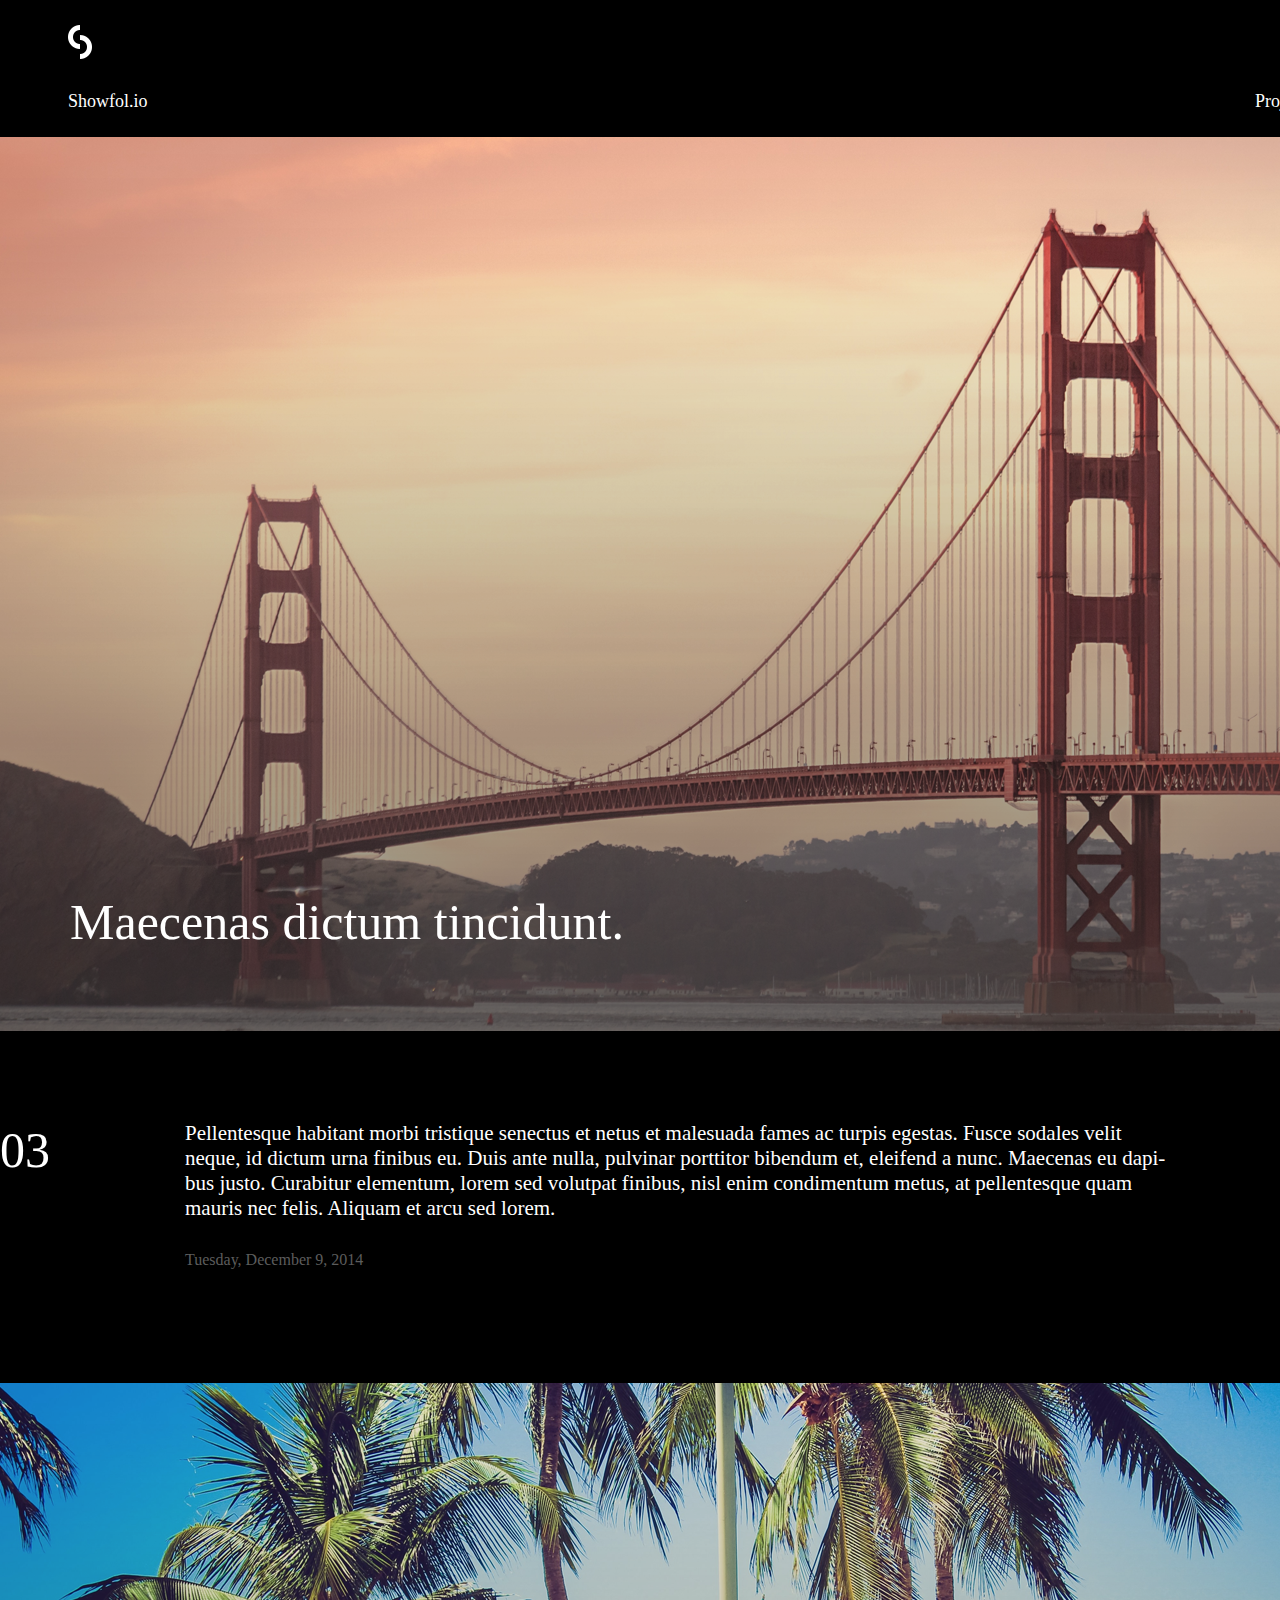
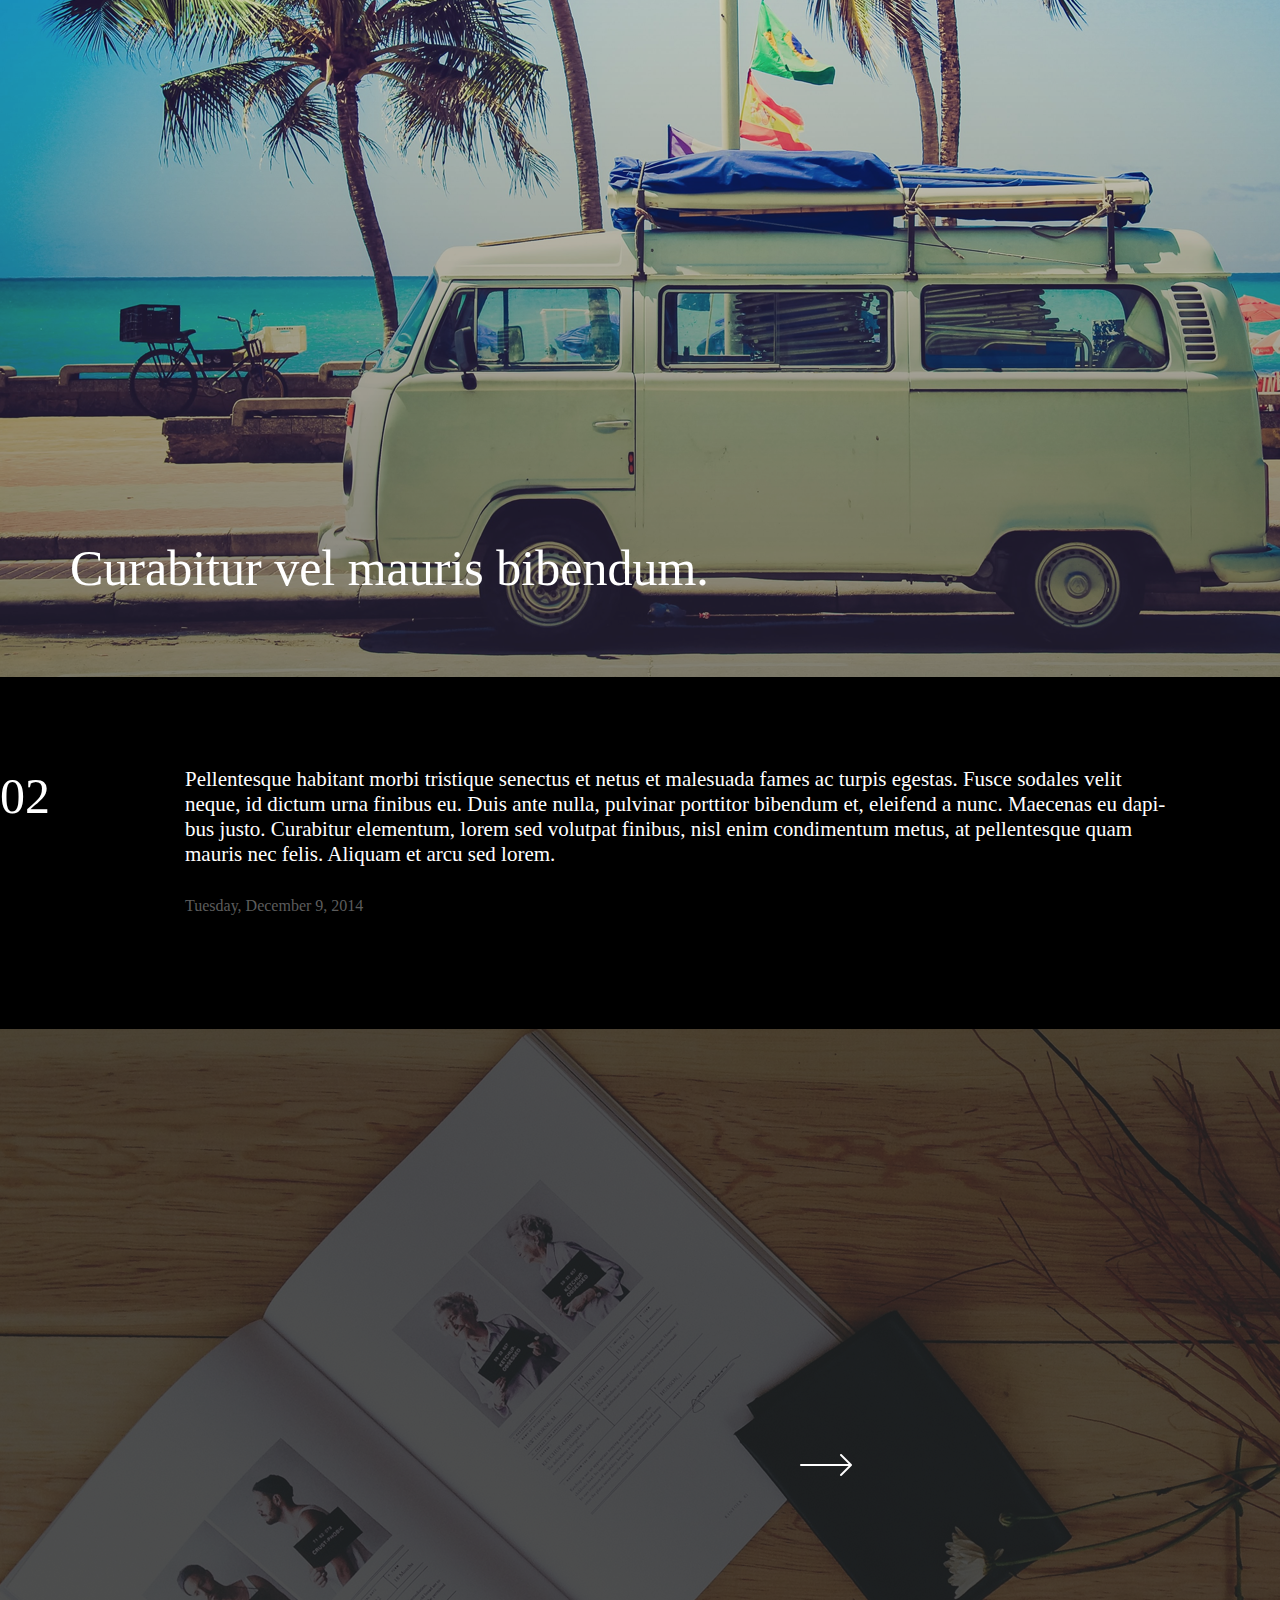
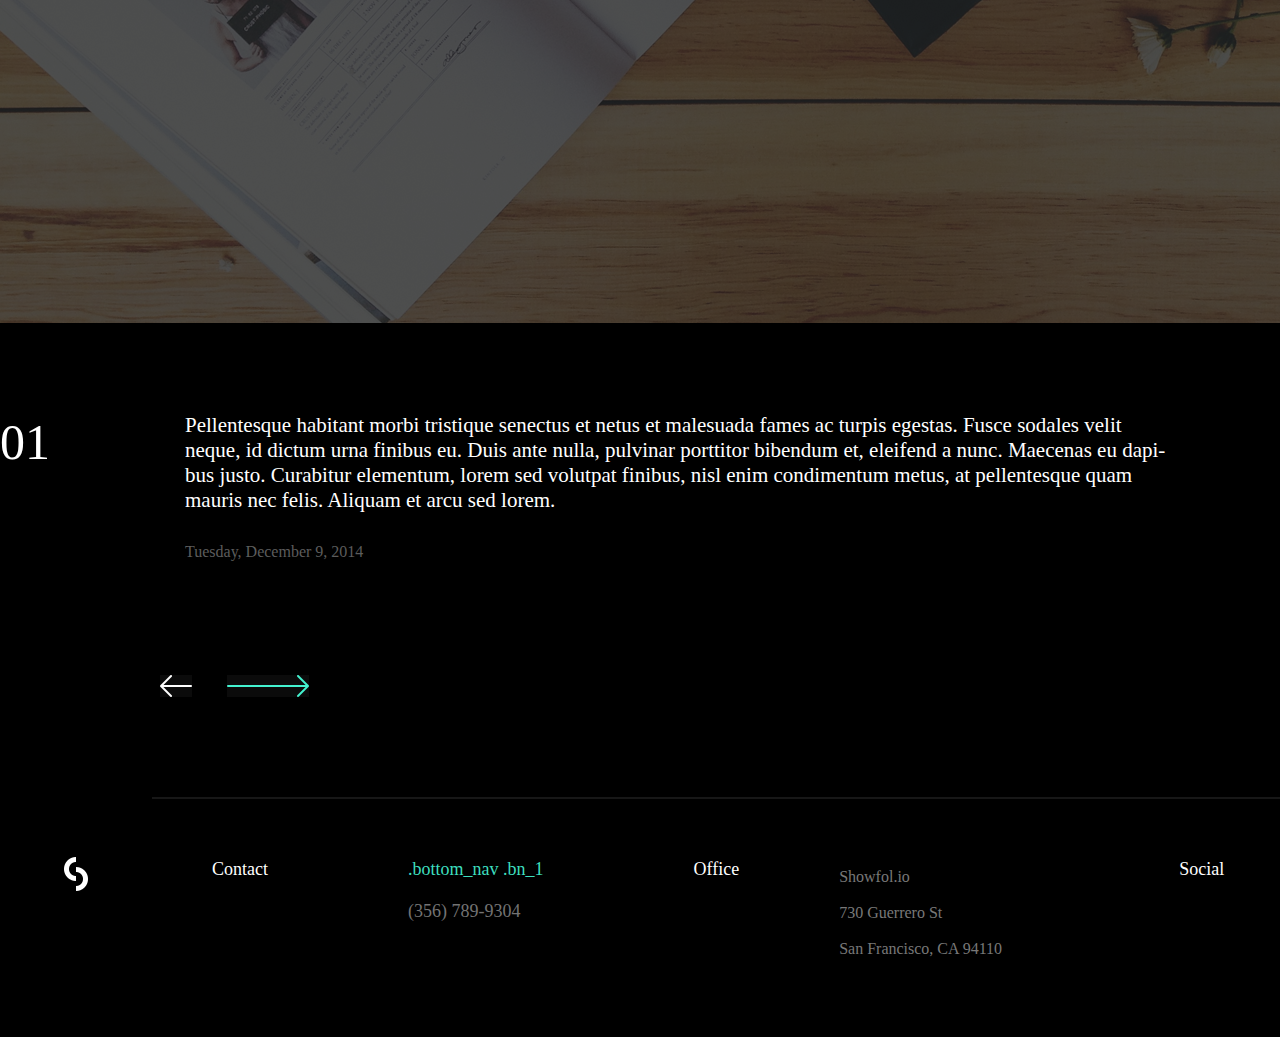
<file: Folio/Folio_blog.html>
<!DOCTYPE html>
<html lang="en">
<head>
	<meta charset="UTF-8">
	<title>Folio_blog</title>
	<link rel="stylesheet" href="css/Folio_blog.css">
</head>
<body>
	<div class="folio">
		<div class="nav">
			<a href="Folio.html"><div class="logo"><img src="images/folio_about/Folio_logo.png" alt=""></div></a>
			<div class="nav_nav">
			<a href=""><div class="nav_nav1">Showfol.io</div></a>	
				<div class="nav_li">
					<ul>
						<a href="Folio.html"><li>Projects</li></a>
						<a href="Folio_about.html"><li>About</li></a>
						<a href="Folio_blog.html"><li>Blog</li></a>
						<a href="Folio_contact.html"><li>Contact</li></a>
					</ul>
				</div>
			</div>
		</div>
		<div style="clear:both;"></div>
		<div class="top"><span>Maecenas dictum tincidunt.</span></div>
		<div class="wz">
			<div class="wz1">03</div>
			<div class="wz2">Pellentesque habitant morbi tristique senectus et netus et malesuada fames ac turpis egestas. Fusce sodales velit<br> neque, id dictum urna finibus eu. Duis ante nulla, pulvinar porttitor bibendum et, eleifend a nunc. Maecenas eu dapi-<br>bus justo. Curabitur elementum, lorem sed volutpat finibus, nisl enim condimentum metus, at pellentesque quam<br>mauris nec felis. Aliquam et arcu sed lorem. <br><br><a href="#"><span>Tuesday, December 9, 2014</span></a></div>
			<div class="wz3"><a href="#"><img src="images/folio_blog/Folio_blog_6.png" alt=""></a></div>
		</div>

		<div class="top2"><span>Curabitur vel mauris bibendum.</span></div>
		<div class="wz">
			<div class="wz1">02</div>
			<div class="wz2">Pellentesque habitant morbi tristique senectus et netus et malesuada fames ac turpis egestas. Fusce sodales velit<br> neque, id dictum urna finibus eu. Duis ante nulla, pulvinar porttitor bibendum et, eleifend a nunc. Maecenas eu dapi-<br>bus justo. Curabitur elementum, lorem sed volutpat finibus, nisl enim condimentum metus, at pellentesque quam<br>mauris nec felis. Aliquam et arcu sed lorem. <br><br><a href="#"><span>Tuesday, December 9, 2014</span></a></div>
			<div class="wz3"><a href="#"><img src="images/folio_blog/Folio_blog_6.png" alt=""></a></div>
		</div>

		<div class="top3"><a href="#"><img src="images/folio_blog/Folio_jt.png" alt=""></a></div>
		<div class="wz">
			<div class="wz1">01</div>
			<div class="wz2">Pellentesque habitant morbi tristique senectus et netus et malesuada fames ac turpis egestas. Fusce sodales velit<br> neque, id dictum urna finibus eu. Duis ante nulla, pulvinar porttitor bibendum et, eleifend a nunc. Maecenas eu dapi-<br>bus justo. Curabitur elementum, lorem sed volutpat finibus, nisl enim condimentum metus, at pellentesque quam<br>mauris nec felis. Aliquam et arcu sed lorem. <br><br><a href="#"><span>Tuesday, December 9, 2014</span></a></div>
			<div class="wz3"><a href="#"><img src="images/folio_blog/Folio_blog_6.png" alt=""></a></div>
		</div>
		<div class="dj">
			<div><a href="#"><img src="images/folio_blog/Folio_blog_5.png" alt=""></a></div>
			<div><a href="#"><img src="images/folio_blog/Folio_blog_4.png" alt=""></a></div>
			
		</div>
		<div class="bottom_nav">
			<div class="bottom_nav_box1"><img src="images/folio_about/Folio_logo.png" alt=""></div>
			<div class="bottom_nav_box2">
				<div class="bn_2">Contact</div>
					<div class="bn_3"><a href="">.bottom_nav .bn_1 </a><br><br><a href=""><span>(356) 789-9304</span></a></div>
					<div class="bn_4">Office</div>
					<div class="bn_5">
							<a href="">Showfol.io</a> <br>
							<a href="">730 Guerrero St</a> <br>
							<a href="">San Francisco, CA 94110</a></div>
					<div class="bn_6">Social</div>
					<div class="bn_7"><a href="">Behance</a> <br><a href="">Behance</a></div>
					<div class="bn_8"><a href="">Dribbble</a><br><a href="">Instagram</a></div>
			</div>
		</div>
		



		</div>
</body>
</html>
</file>
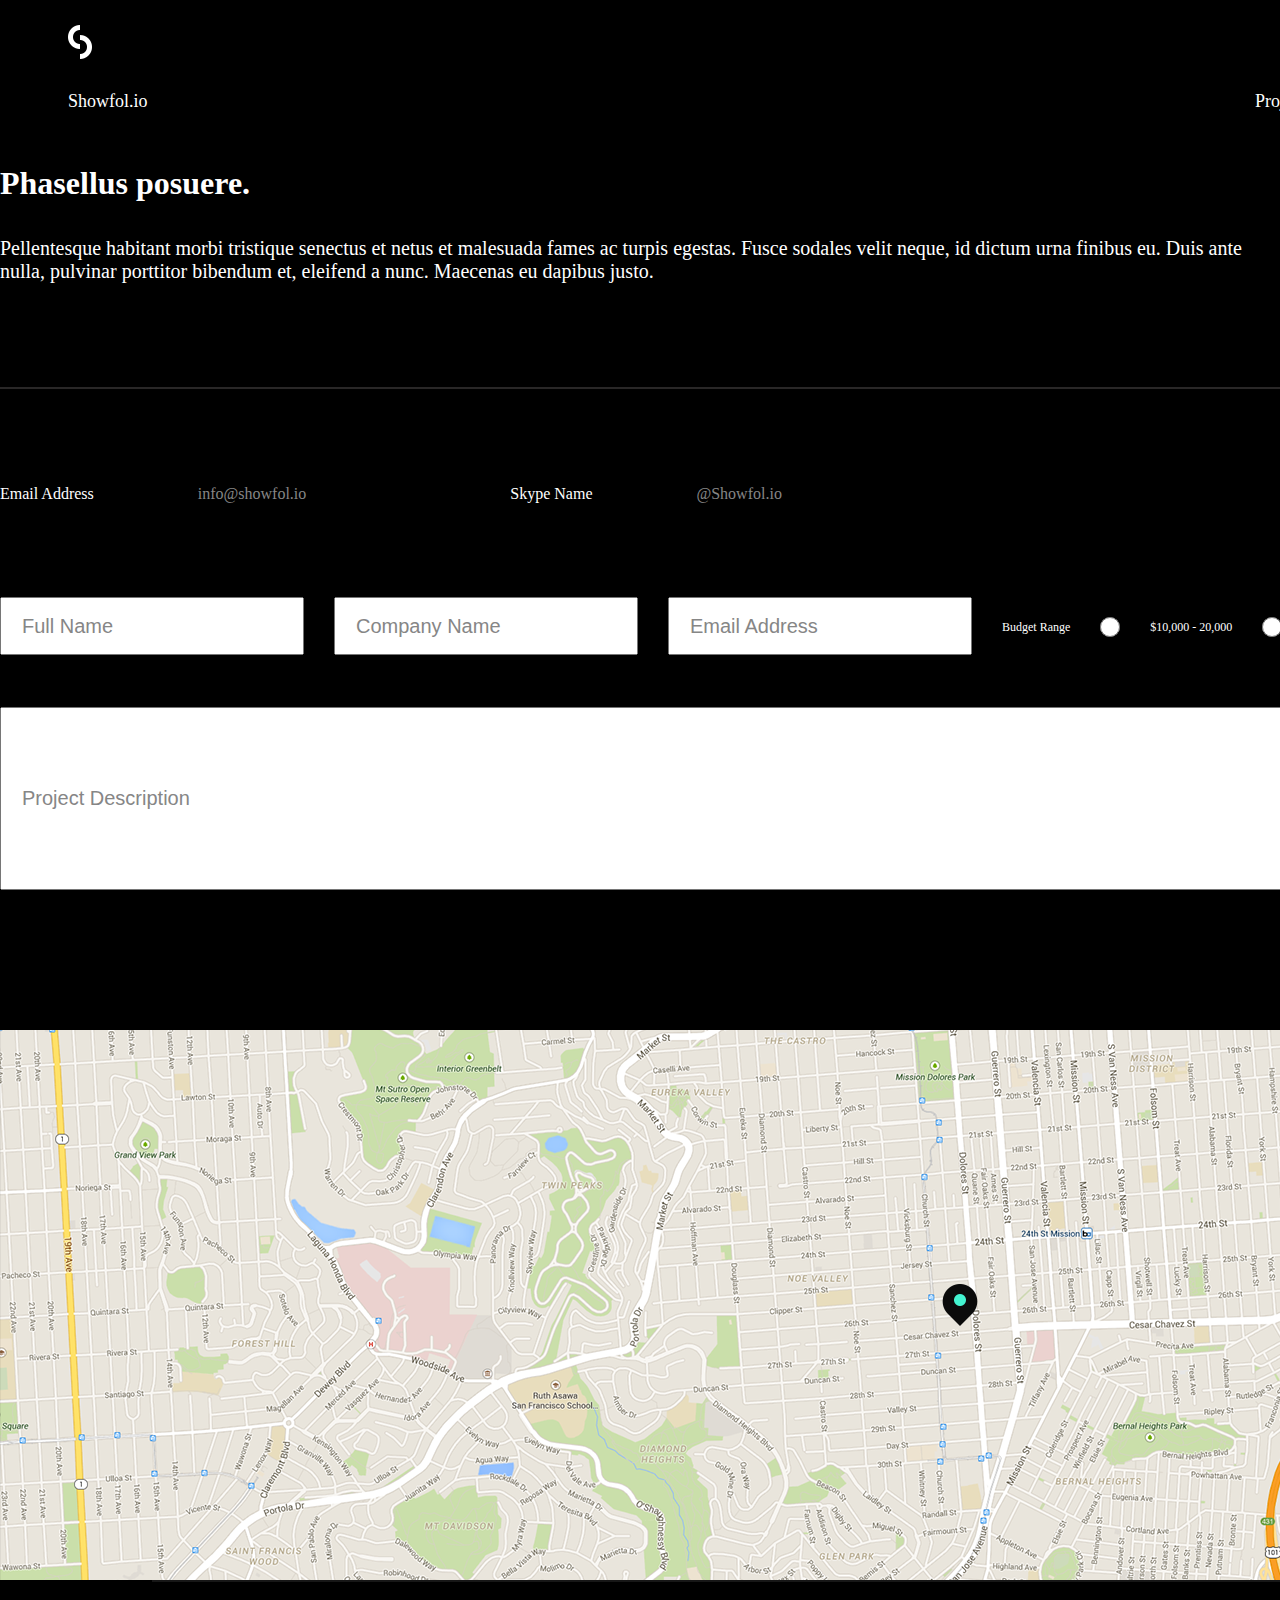
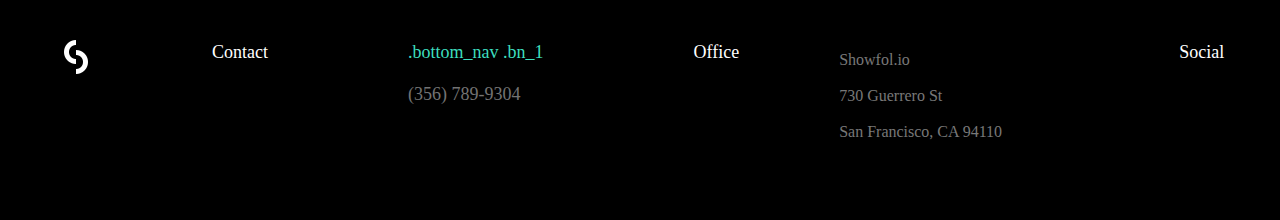
<file: Folio/Folio_contact.html>
<!DOCTYPE html>
<html lang="en">
<head>
	<meta charset="UTF-8">
	<title>Document</title>
	<link rel="stylesheet" href="css/Folio_contact.css">
</head>
<body>
	<div class="folio">
		<div class="nav">
			<a href="Folio.html"><div class="logo"><img src="images/folio_about/Folio_logo.png" alt=""></div></a>
			<div class="nav_nav">
			<a href=""><div class="nav_nav1">Showfol.io</div></a>	
				<div class="nav_li">
					<ul>
						<a href="Folio.html"><li>Projects</li></a>
						<a href="Folio_about.html"><li>About</li></a>
						<a href="Folio_blog.html"><li>Blog</li></a>
						<a href="Folio_contact.html"><li>Contact</li></a>
					</ul>
				</div>
			</div>
		</div>
		<div style="clear:both;"></div>
		<div class="top"><h1> Phasellus posuere.</h1><span>Pellentesque habitant morbi tristique senectus et netus et malesuada fames ac turpis egestas. Fusce sodales velit neque, id dictum urna finibus eu. Duis ante <br>nulla, pulvinar porttitor bibendum et, eleifend a nunc. Maecenas eu dapibus justo. </span>
		</div>
		<div class="top_a">
			<span>Email Address</span>
			<a href="#">info@showfol.io</a>
			<span>Skype Name</span>
			<a href="#">@Showfol.io</a>
		</div>
		<div class="center">
			<input type="text" value="Full Name">
			<input type="text" value="Company Name">
			<input type="text" value="Email Address">
			<div class="center_an">
				<div>Budget Range</div>
				<div><input type="radio" name="demo" value="$10,000 - 20,000">$10,000 - 20,000</div>
				<div><input type="radio" name="demo" value="$20,000 - 30,000">$20,000 - 30,000</div>
				<div><input type="radio" name="demo" value="$$30,000 +">$30,000 +</div>

			</div>
			<div class="in"><input type="text" value="Project Description"></div>
		</div>
		<div style="clear:both;"></div>
		<div class="bottom">
			<a href="#"><img src="images/folio_contact/Folio_contact_9.png" alt=""></a>
		</div>
		<div class="map"></div>
		<div class="bottom_nav">
			<div class="bottom_nav_box1"><img src="images/folio_about/Folio_logo.png" alt=""></div>
			<div class="bottom_nav_box2">
				<div class="bn_2">Contact</div>
					<div class="bn_3"><a href="">.bottom_nav .bn_1 </a><br><br><a href=""><span>(356) 789-9304</span></a></div>
					<div class="bn_4">Office</div>
					<div class="bn_5">
							<a href="">Showfol.io</a> <br>
							<a href="">730 Guerrero St</a> <br>
							<a href="">San Francisco, CA 94110</a></div>
					<div class="bn_6">Social</div>
					<div class="bn_7"><a href="">Behance</a> <br><a href="">Behance</a></div>
					<div class="bn_8"><a href="">Dribbble</a><br><a href="">Instagram</a></div>
			</div>
		</div>
	</div>
</body>
</html>
</file>
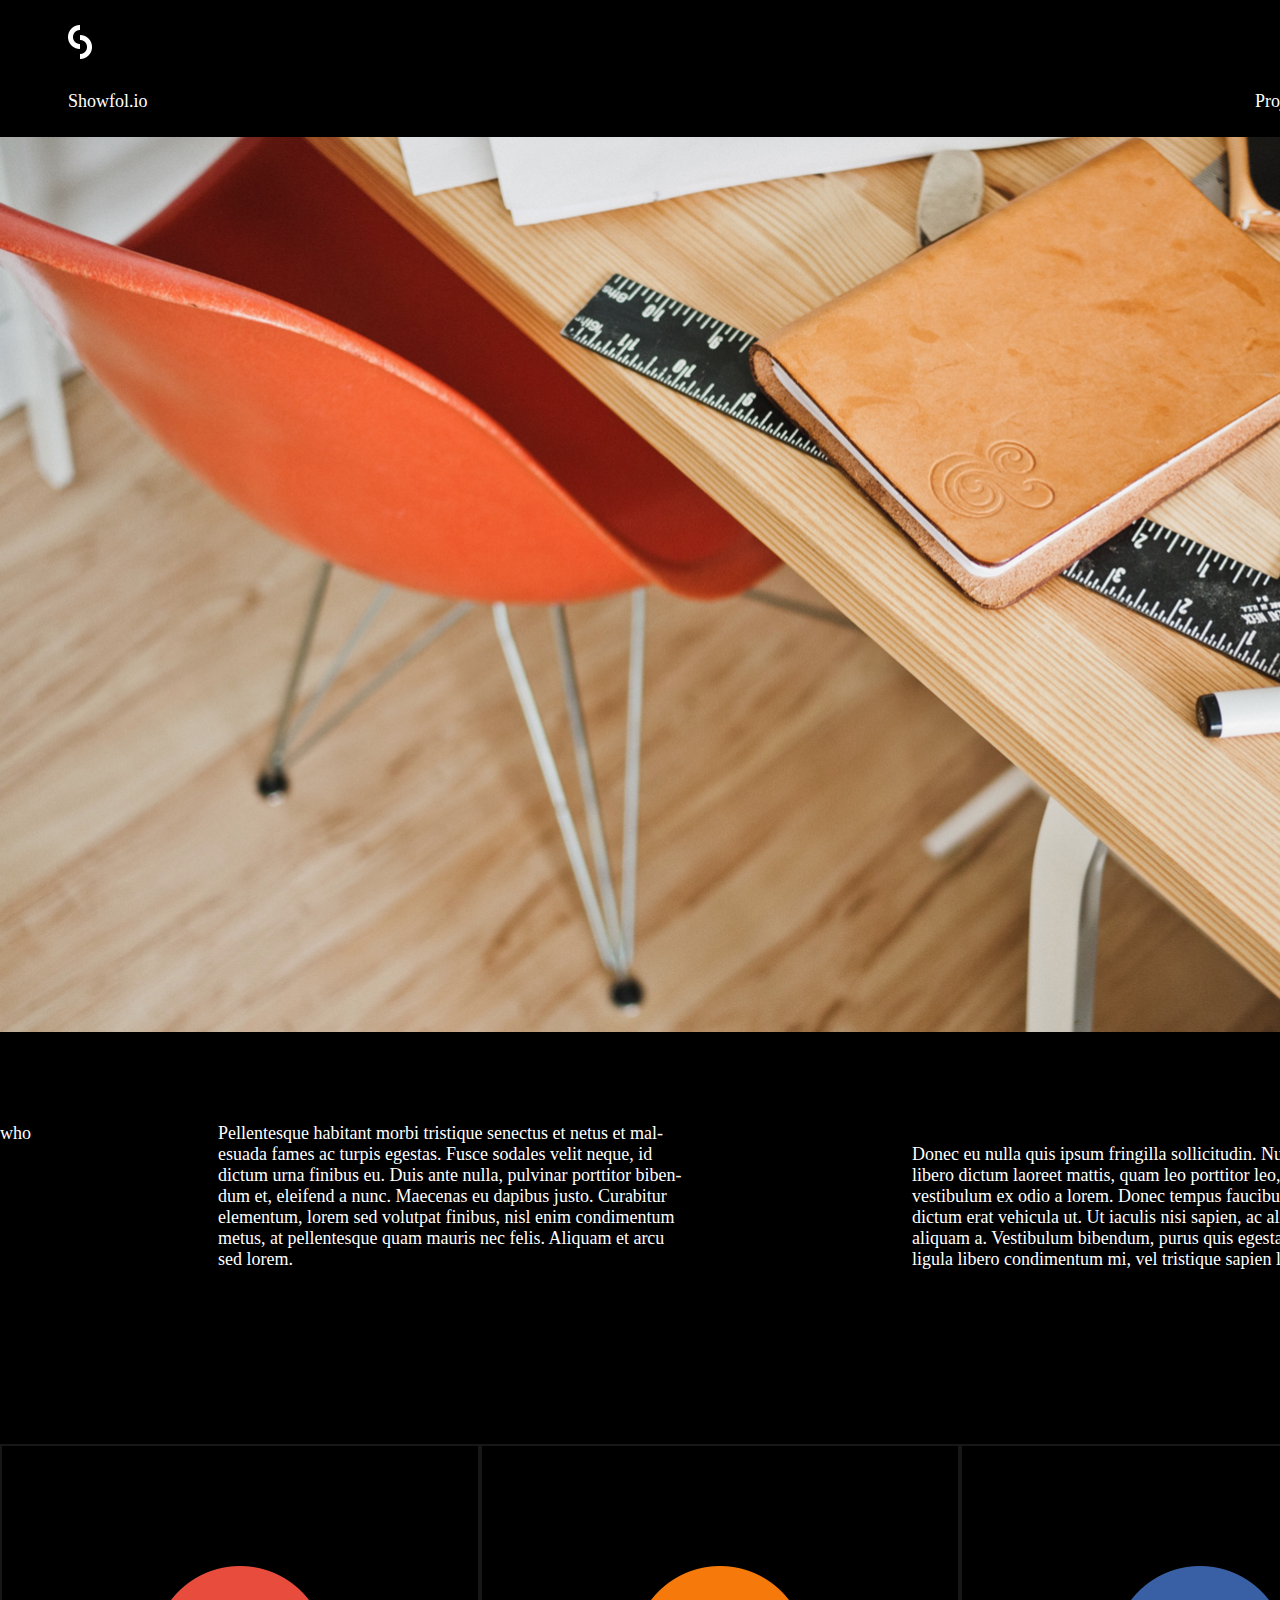
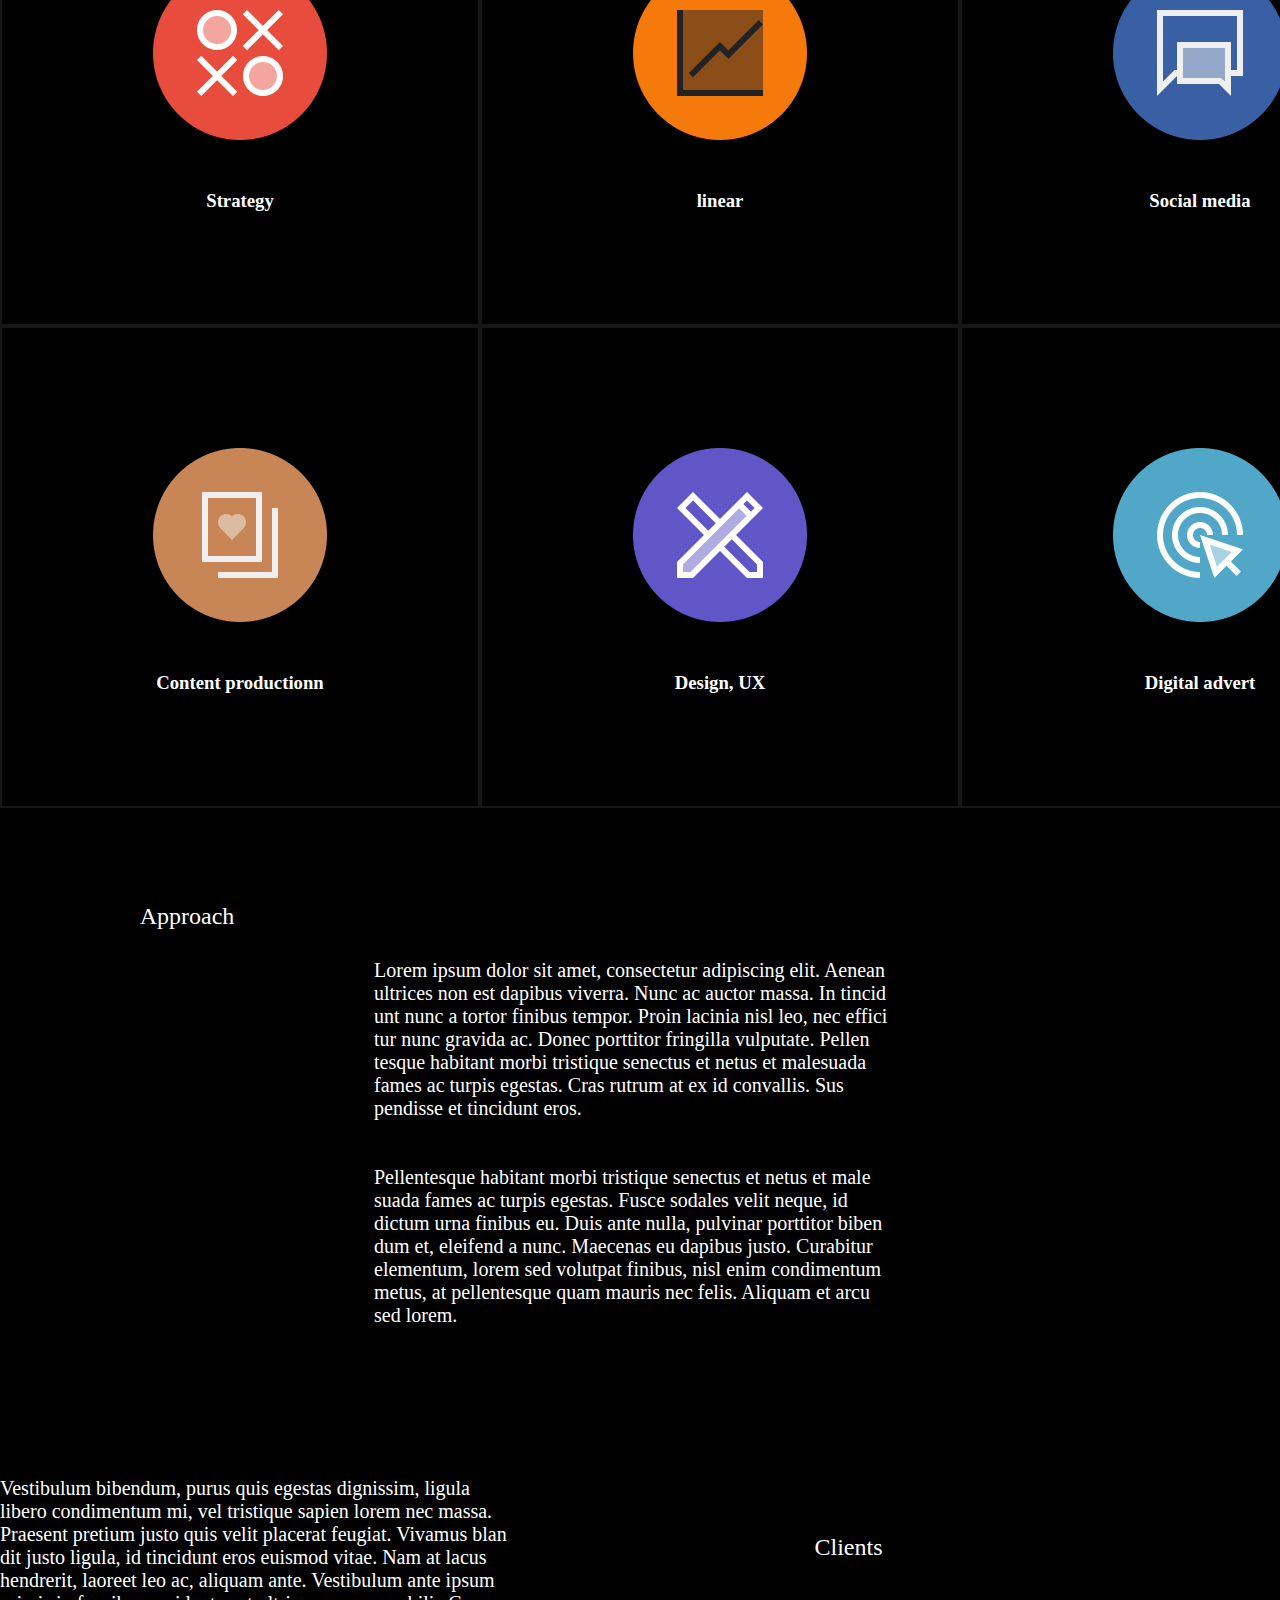
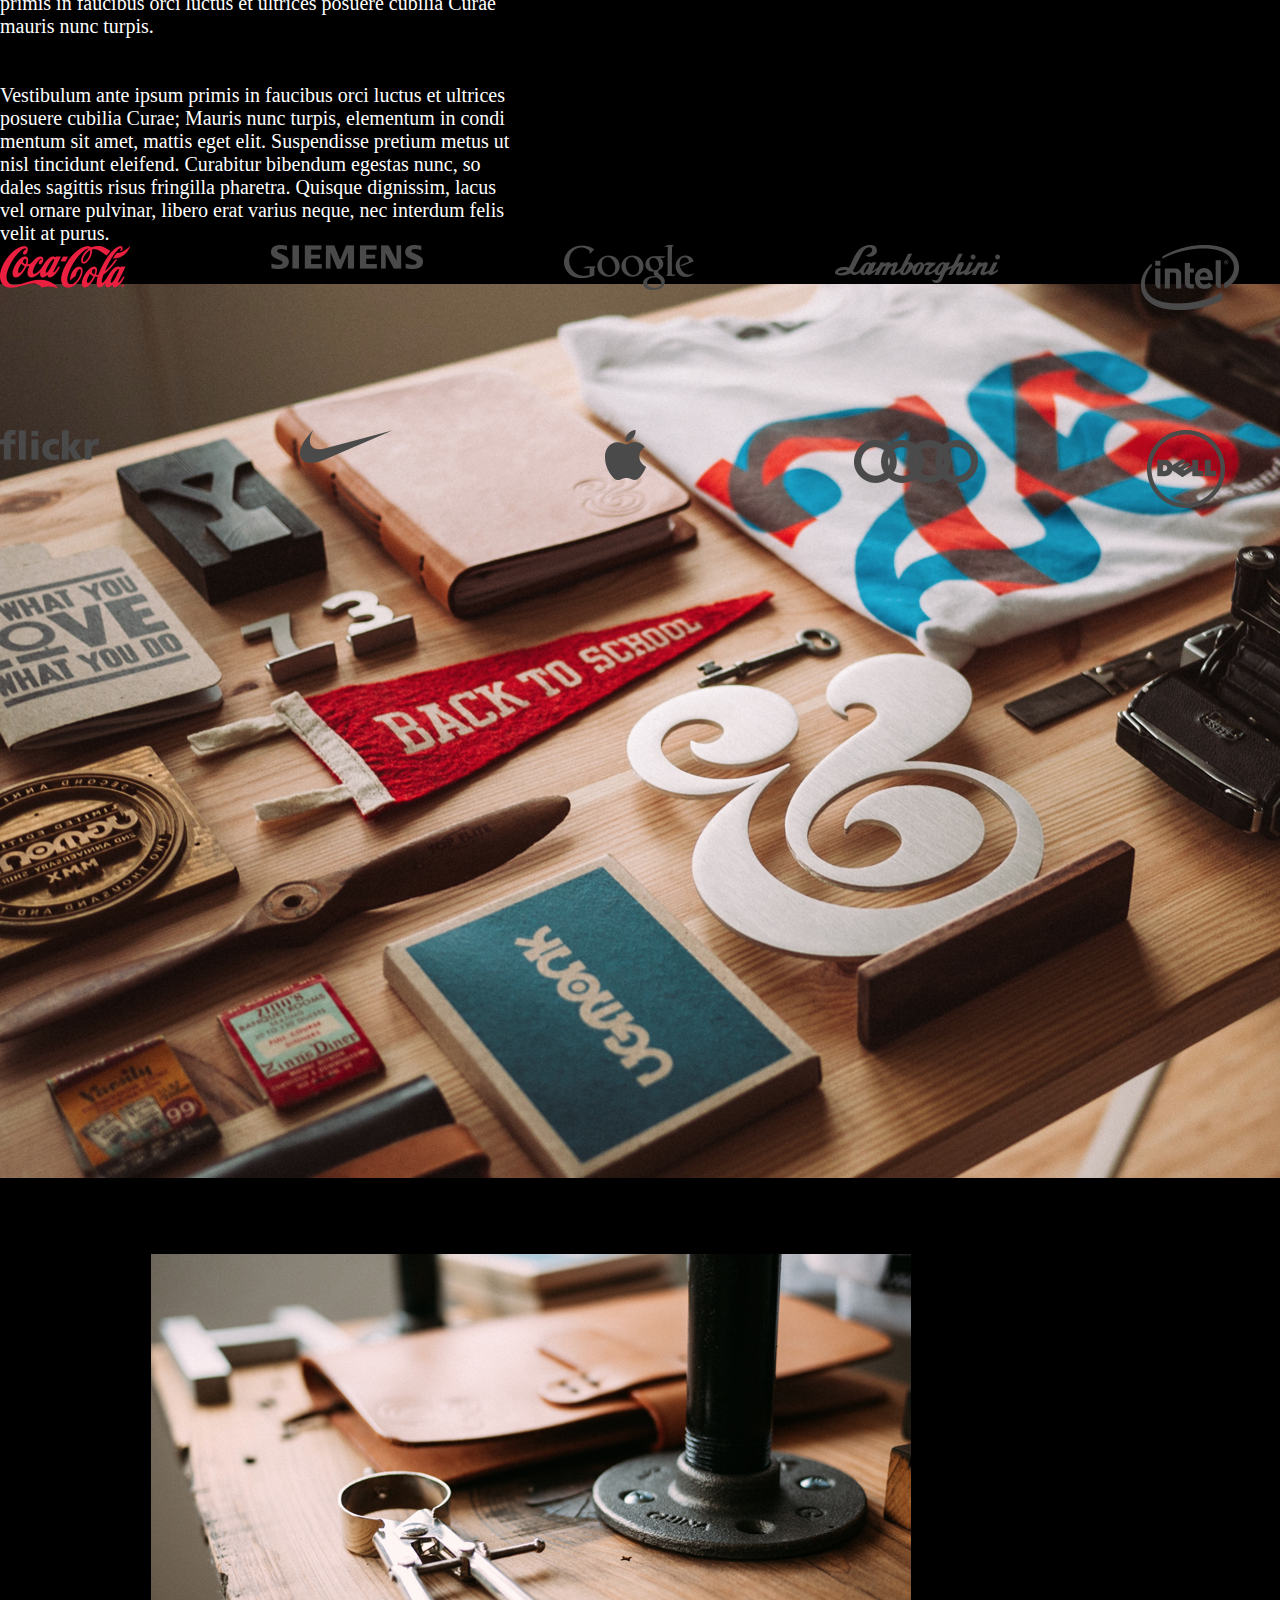
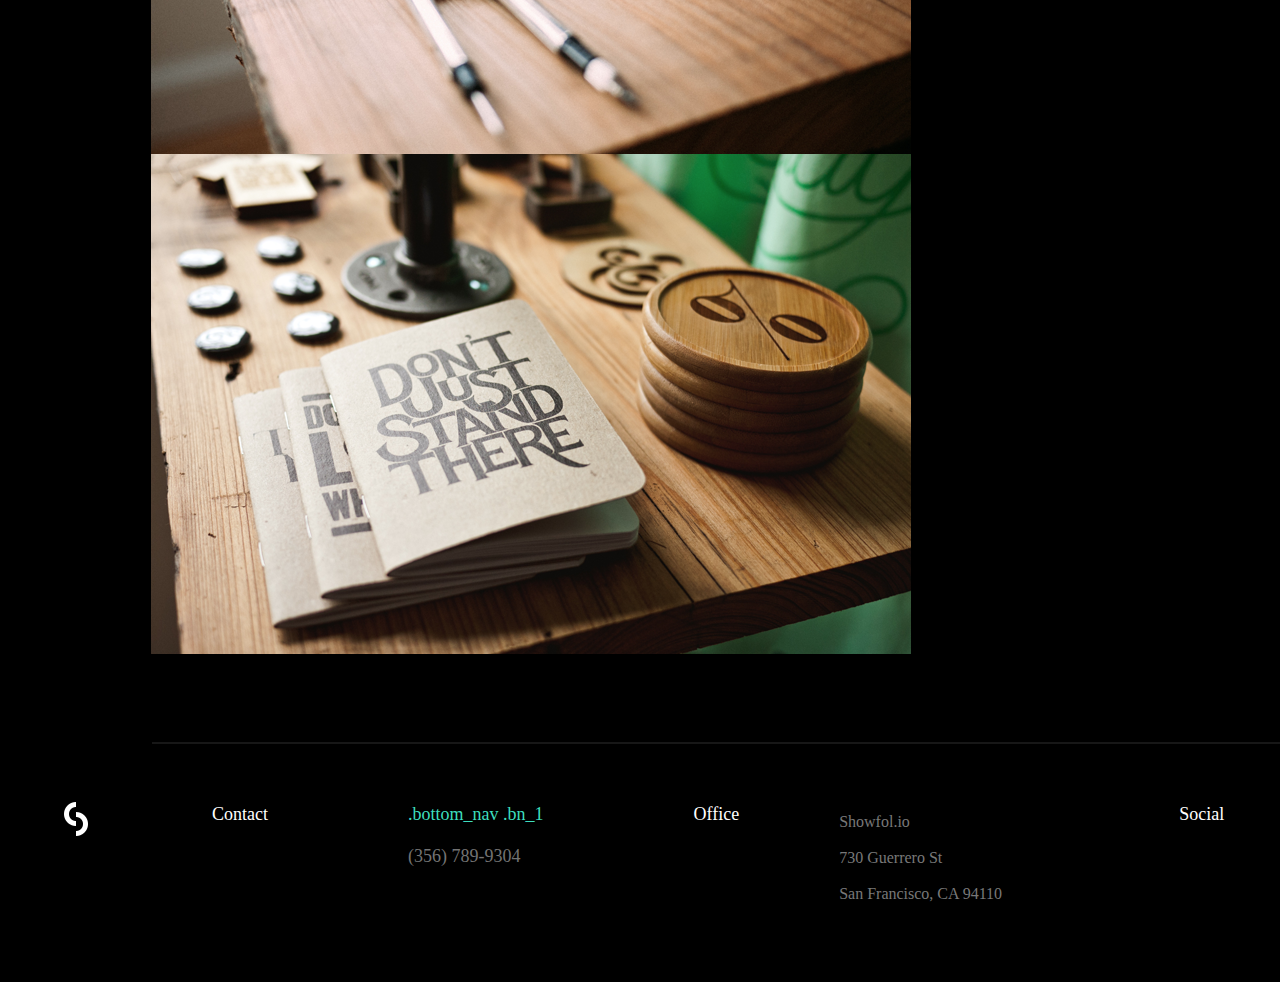
<file: Folio/html/about.html>
<!DOCTYPE html>
<html lang="en">
<head>
	<meta charset="UTF-8">
	<title>about</title>
	<link rel="stylesheet" href="../css/Folio_about.css">
</head>
<body>
	<div class="folio">
		<div class="nav">
			<a href="../index.html"><div class="logo"><img src="../images/folio_about/Folio_logo.png" alt=""></div></a>
			<div class="nav_nav">
			<a href=""><div class="nav_nav1">Showfol.io</div></a>	
				<div class="nav_li">
					<ul>
						<a href="../index.html"><li>Projects</li></a>
						<a href="about.html"><li>About</li></a>
						<a href="blog.html"><li>Blog</li></a>
						<a href="contact.html"><li>Contact</li></a>
					</ul>
				</div>
			</div>
		</div>
		<div style="clear:both;"></div>
		<div class="img1"></div>
		<div class="top_z1">
			<span>who</span>
			<span>Pellentesque habitant morbi tristique senectus et netus et mal- <br>esuada fames ac turpis egestas. Fusce sodales velit neque, id <br> dictum urna finibus eu. Duis ante nulla, pulvinar porttitor biben- <br>dum et, eleifend a nunc. Maecenas eu dapibus justo. Curabitur <br> elementum, lorem sed volutpat finibus, nisl enim condimentum <br> metus, at pellentesque quam mauris nec felis. Aliquam et arcu <br> sed lorem.</span>
			<span>Donec eu nulla quis ipsum fringilla sollicitudin. Nulla congue, libero dictum laoreet mattis, quam leo porttitor leo, placerat vestibulum ex odio a lorem. Donec tempus faucibus neque, et dictum erat vehicula ut. Ut iaculis nisi sapien, ac aliquam nisi aliquam a. Vestibulum bibendum, purus quis egestas dignissim, ligula libero condimentum mi, vel tristique sapien lorem nec massa.</span>
		</div>
		<div class="center_box">
			<div>
				<div class="bh">
					<span><img src="../images/folio_about/Folio_about_2.png" alt=""></span>
					<h3>Strategy</h3>
					<div class="yc">Pellentesque habitant morbi tristique senectus et <br> netus et malesuada fames ac turpis egestas. Fusce <br> sodales velit neque, id dictum urna finibus eu. </div>
				</div>
			</div>
			<div>
				<div class="bh">
					<span><img src="../images/folio_about/Folio_about_3.png" alt=""></span>
					<h3>linear</h3>
					<div class="yc">Pellentesque habitant morbi tristique senectus et <br> netus et malesuada fames ac turpis egestas. Fusce <br> sodales velit neque, id dictum urna finibus eu. </div>
				</div>
			</div>
			<div>
				<div class="bh">
					<span><img src="../images/folio_about/Folio_about_4.png" alt=""></span>
					<h3>Social media</h3>
					<div class="yc">Pellentesque habitant morbi tristique senectus et <br> netus et malesuada fames ac turpis egestas. Fusce <br> sodales velit neque, id dictum urna finibus eu. </div>
				</div>
			</div>
			<div>
				<div class="bh">
					<span><img src="../images/folio_about/Folio_about_5.png" alt=""></span>
					<h3>Development</h3>
					<div class="yc">Pellentesque habitant morbi tristique senectus et <br> netus et malesuada fames ac turpis egestas. Fusce <br> sodales velit neque, id dictum urna finibus eu. </div>
				</div>
			</div>
			<div>
				<div class="bh">
					<span><img src="../images/folio_about/Folio_about_6.png" alt=""></span>
					<h3>Content productionn</h3>
					<div class="yc">Pellentesque habitant morbi tristique senectus et <br> netus et malesuada fames ac turpis egestas. Fusce <br> sodales velit neque, id dictum urna finibus eu. </div>
				</div>
			</div>
			<div>
				<div class="bh">
					<span><img src="../images/folio_about/Folio_about_8.png" alt=""></span>
					<h3>Design, UX</h3>
					<div class="yc">Pellentesque habitant morbi tristique senectus et <br> netus et malesuada fames ac turpis egestas. Fusce <br> sodales velit neque, id dictum urna finibus eu. </div>
				</div>
			</div>
			<div>
				<div class="bh">
					<span><img src="../images/folio_about/Folio_about_9.png" alt=""></span>
					<h3>Digital advert</h3>
					<div class="yc">Pellentesque habitant morbi tristique senectus et <br> netus et malesuada fames ac turpis egestas. Fusce <br> sodales velit neque, id dictum urna finibus eu. </div>
				</div>
			</div>
			<div>
				<div class="bh">
					<span><img src="../images/folio_about/Folio_about_10.png" alt=""></span>
					<h3>Products</h3>
					<div class="yc">Pellentesque habitant morbi tristique senectus et <br> netus et malesuada fames ac turpis egestas. Fusce <br> sodales velit neque, id dictum urna finibus eu. </div>
				</div>
			</div>

			
			
		</div>
		<div class="center-wen">
			<div class="wen1">Approach</div>
			<div class="wen2">Lorem ipsum dolor sit amet, consectetur adipiscing elit. Aenean<br>ultrices non est dapibus viverra. Nunc ac auctor massa. In tincid<br>unt nunc a tortor finibus tempor. Proin lacinia nisl leo, nec effici<br>tur nunc gravida ac. Donec porttitor fringilla vulputate. Pellen<br>tesque habitant morbi tristique senectus et netus et malesuada<br>fames ac turpis egestas. Cras rutrum at ex id convallis. Sus<br>pendisse et tincidunt eros. <br><br><br>Pellentesque habitant morbi tristique senectus et netus et male<br>suada fames ac turpis egestas. Fusce sodales velit neque, id<br> dictum urna finibus eu. Duis ante nulla, pulvinar porttitor biben<br>dum et, eleifend a nunc. Maecenas eu dapibus justo. Curabitur<br> elementum, lorem sed volutpat finibus, nisl enim condimentum<br> metus, at pellentesque quam mauris nec felis. Aliquam et arcu<br> sed lorem.


			</div>
			<div class="wen3">Vestibulum bibendum, purus quis egestas dignissim, ligula<br> libero condimentum mi, vel tristique sapien lorem nec massa.<br> Praesent pretium justo quis velit placerat feugiat. Vivamus blan<br>dit justo ligula, id tincidunt eros euismod vitae. Nam at lacus<br> hendrerit, laoreet leo ac, aliquam ante. Vestibulum ante ipsum<br> primis in faucibus orci luctus et ultrices posuere cubilia Curae<br> mauris nunc turpis.<br><br><br>Vestibulum ante ipsum primis in faucibus orci luctus et ultrices<br> posuere cubilia Curae; Mauris nunc turpis, elementum in condi<br>mentum sit amet, mattis eget elit. Suspendisse pretium metus ut<br> nisl tincidunt eleifend. Curabitur bibendum egestas nunc, so<br>dales sagittis risus fringilla pharetra. Quisque dignissim, lacus<br> vel ornare pulvinar, libero erat varius neque, nec interdum felis<br> velit at purus.</div>
			
		</div>
		<div class="center_logo">
			<div class="_logo1">Clients</div>
			<div class="_logo2">
				<div class="_logo_img1"><a href="#"><img src="../images/folio_about/Folio_about_a1.png" alt=""></a></div>
				<div class="_logo_img1"><a href="#"><img src="../images/folio_about/Folio_about_a2.png" alt=""></a></div>
				<div class="_logo_img1"><a href="#"><img src="../images/folio_about/Folio_about_a3.png" alt=""></a></div>
				<div class="_logo_img1"><a href="#"><img src="../images/folio_about/Folio_about_a4.png" alt=""></a></div>
				<div class="_logo_img1"><a href="#"><img src="../images/folio_about/Folio_about_a5.png" alt=""></a></div>
				<div class="_logo_img1"><a href="#"><img src="../images/folio_about/Folio_about_a6.png" alt=""></a></div>
				<div class="_logo_img1"><a href="#"><img src="../images/folio_about/Folio_about_a7.png" alt=""></a></div>
				<div class="_logo_img1"><a href="#"><img src="../images/folio_about/Folio_about_a8.png" alt=""></a></div>
				<div class="_logo_img1"><a href="#"><img src="../images/folio_about/Folio_about_a9.png" alt=""></a></div>
				<div class="_logo_img1"><a href="#"><img src="../images/folio_about/Folio_about_a10.png" alt=""></a></div>
					
				
			</div>
		</div>
		<div class="center_img_box"></div>
		<div class="bottom_img">
			<div class="bottom_img1"></div>
			<div class="bottom_img2"></div>
		</div>
		<div style="clear:both;"></div>
		<!-- 底部 -->
		<div class="bottom_nav">
			<div class="bottom_nav_box1"><img src="../images/folio_about/Folio_logo.png" alt=""></div>
			<div class="bottom_nav_box2">
				<div class="bn_2">Contact</div>
					<div class="bn_3"><a href="">.bottom_nav .bn_1 </a><br><br><a href=""><span>(356) 789-9304</span></a></div>
					<div class="bn_4">Office</div>
					<div class="bn_5"><a href="">Showfol.io</a> <br>
							<a href="">730 Guerrero St</a> <br>
							<a href="">San Francisco, CA 94110</a></div>
					<div class="bn_6">Social</div>
					<div class="bn_7"><a href="">Behance</a> <br><a href="">Behance</a></div>
					<div class="bn_8"><a href="">Dribbble</a><br><a href="">Instagram</a></div>
			</div>
		</div>
	</div>
</body>
</html>
</file>
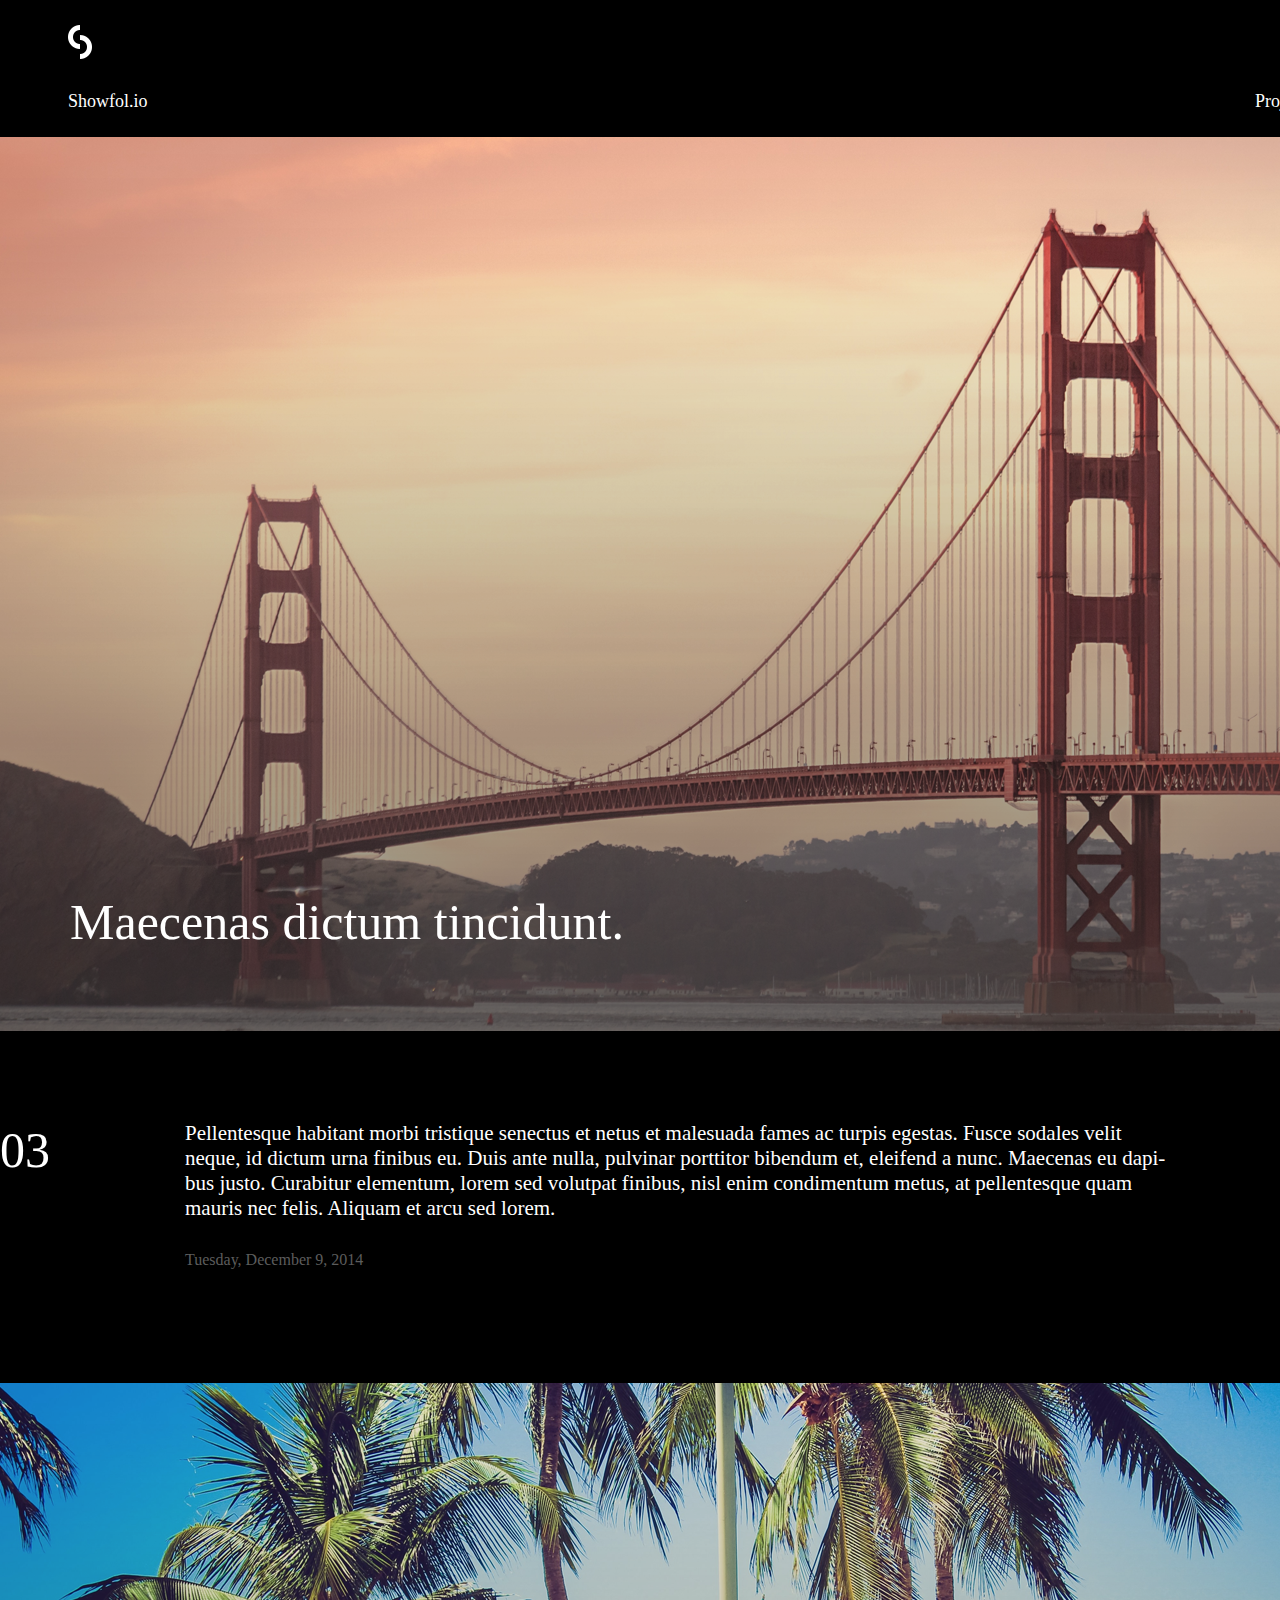
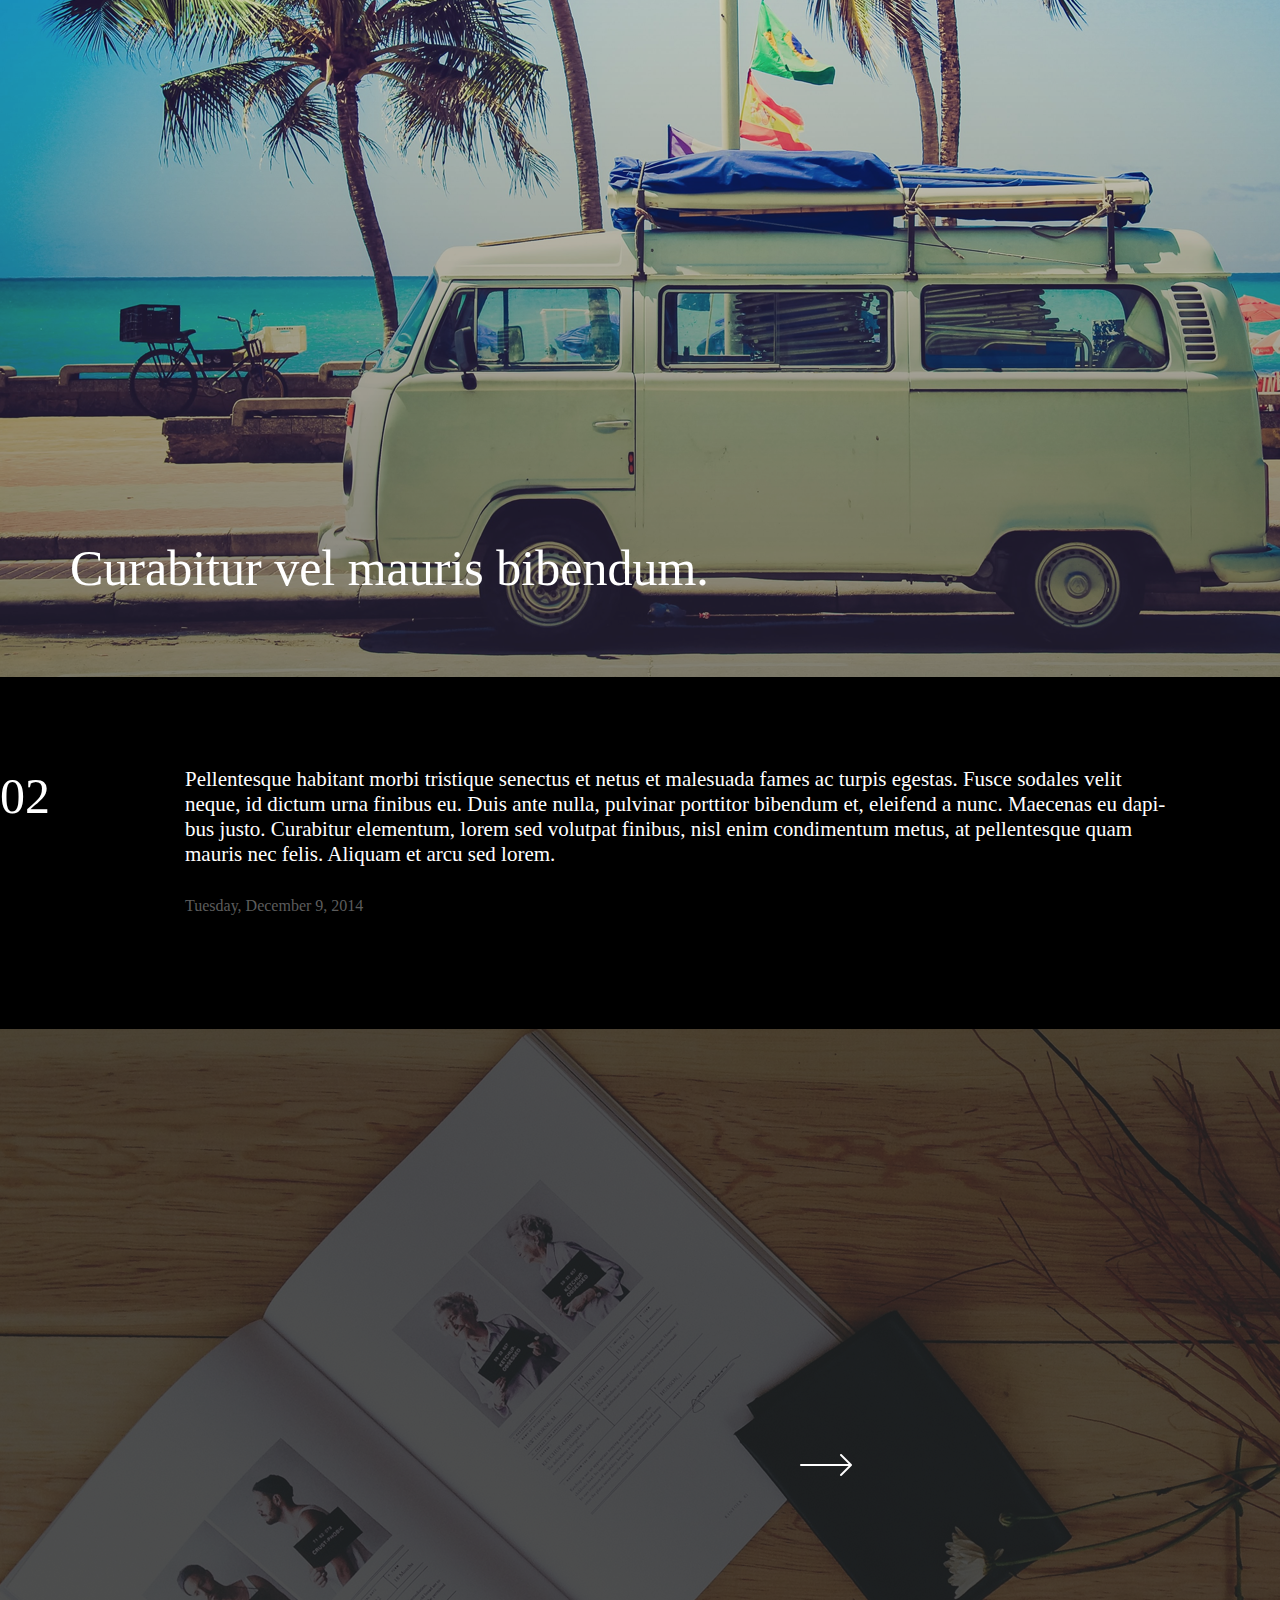
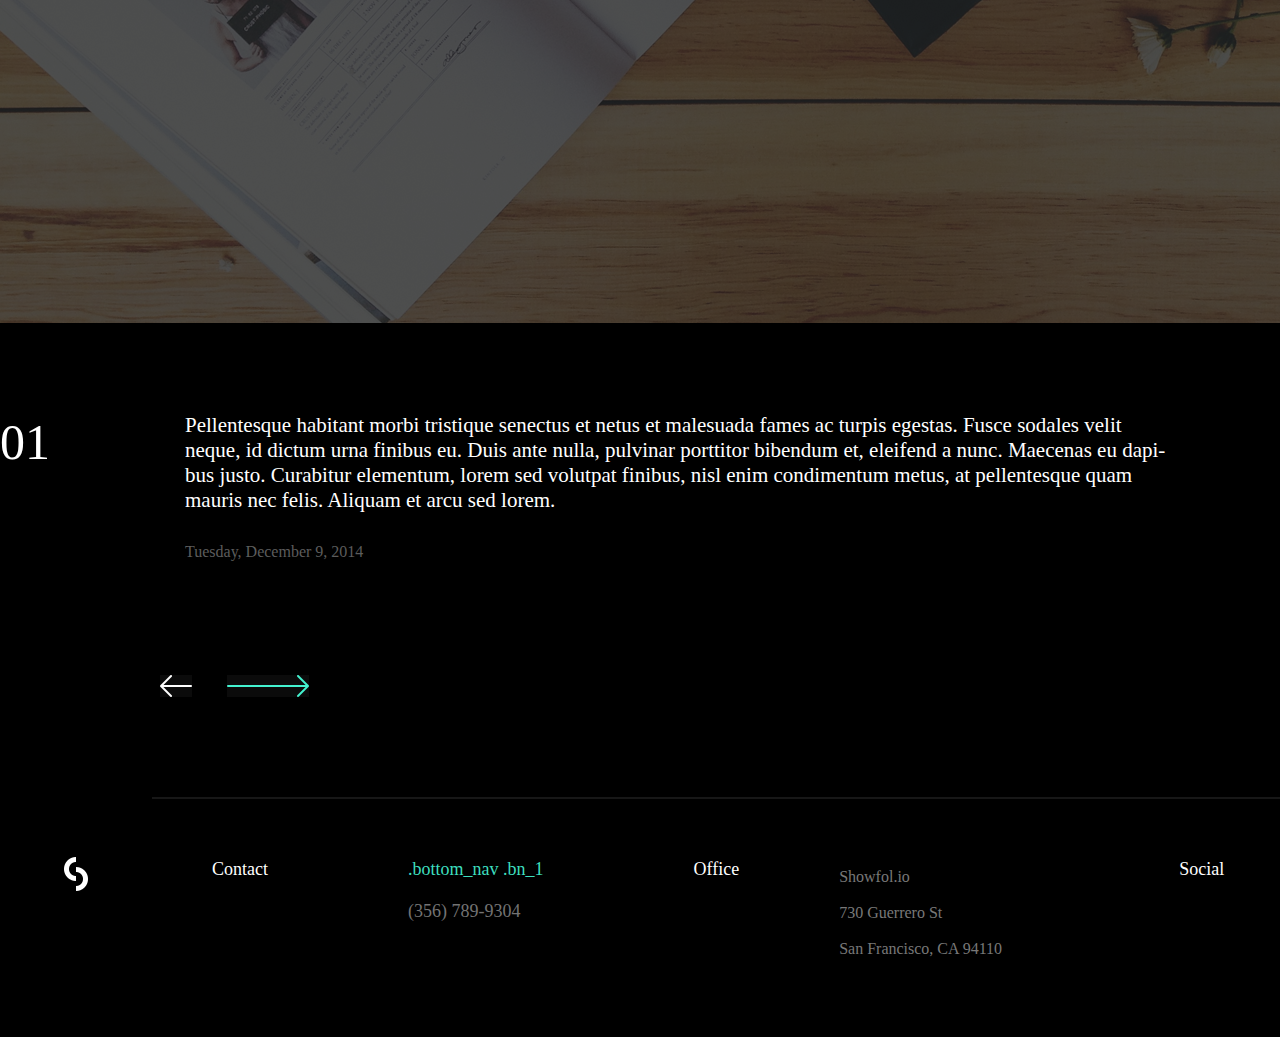
<file: Folio/html/blog.html>
<!DOCTYPE html>
<html lang="en">
<head>
	<meta charset="UTF-8">
	<title>blog</title>
	<link rel="stylesheet" href="../css/Folio_blog.css">
</head>
<body>
	<div class="folio">
		<div class="nav">
			<a href="../index.html"><div class="logo"><img src="../images/folio_about/Folio_logo.png" alt=""></div></a>
			<div class="nav_nav">
			<a href=""><div class="nav_nav1">Showfol.io</div></a>	
				<div class="nav_li">
					<ul>
						<a href="../index.html"><li>Projects</li></a>
						<a href="about.html"><li>About</li></a>
						<a href="blog.html"><li>Blog</li></a>
						<a href="contact.html"><li>Contact</li></a>
					</ul>
				</div>
			</div>
		</div>
		<div style="clear:both;"></div>
		<div class="top"><span>Maecenas dictum tincidunt.</span></div>
		<div class="wz">
			<div class="wz1">03</div>
			<div class="wz2">Pellentesque habitant morbi tristique senectus et netus et malesuada fames ac turpis egestas. Fusce sodales velit<br> neque, id dictum urna finibus eu. Duis ante nulla, pulvinar porttitor bibendum et, eleifend a nunc. Maecenas eu dapi-<br>bus justo. Curabitur elementum, lorem sed volutpat finibus, nisl enim condimentum metus, at pellentesque quam<br>mauris nec felis. Aliquam et arcu sed lorem. <br><br><a href="#"><span>Tuesday, December 9, 2014</span></a></div>
			<div class="wz3"><a href="#"><img src="../images/folio_blog/Folio_blog_6.png" alt=""></a></div>
		</div>

		<div class="top2"><span>Curabitur vel mauris bibendum.</span></div>
		<div class="wz">
			<div class="wz1">02</div>
			<div class="wz2">Pellentesque habitant morbi tristique senectus et netus et malesuada fames ac turpis egestas. Fusce sodales velit<br> neque, id dictum urna finibus eu. Duis ante nulla, pulvinar porttitor bibendum et, eleifend a nunc. Maecenas eu dapi-<br>bus justo. Curabitur elementum, lorem sed volutpat finibus, nisl enim condimentum metus, at pellentesque quam<br>mauris nec felis. Aliquam et arcu sed lorem. <br><br><a href="#"><span>Tuesday, December 9, 2014</span></a></div>
			<div class="wz3"><a href="#"><img src="../images/folio_blog/Folio_blog_6.png" alt=""></a></div>
		</div>

		<div class="top3"><a href="#"><img src="../images/folio_blog/Folio_jt.png" alt=""></a></div>
		<div class="wz">
			<div class="wz1">01</div>
			<div class="wz2">Pellentesque habitant morbi tristique senectus et netus et malesuada fames ac turpis egestas. Fusce sodales velit<br> neque, id dictum urna finibus eu. Duis ante nulla, pulvinar porttitor bibendum et, eleifend a nunc. Maecenas eu dapi-<br>bus justo. Curabitur elementum, lorem sed volutpat finibus, nisl enim condimentum metus, at pellentesque quam<br>mauris nec felis. Aliquam et arcu sed lorem. <br><br><a href="#"><span>Tuesday, December 9, 2014</span></a></div>
			<div class="wz3"><a href="#"><img src="../images/folio_blog/Folio_blog_6.png" alt=""></a></div>
		</div>
		<div class="dj">
			<div><a href="#"><img src="../images/folio_blog/Folio_blog_5.png" alt=""></a></div>
			<div><a href="#"><img src="../images/folio_blog/Folio_blog_4.png" alt=""></a></div>
			
		</div>
		<div class="bottom_nav">
			<div class="bottom_nav_box1"><img src="../images/folio_about/Folio_logo.png" alt=""></div>
			<div class="bottom_nav_box2">
				<div class="bn_2">Contact</div>
					<div class="bn_3"><a href="">.bottom_nav .bn_1 </a><br><br><a href=""><span>(356) 789-9304</span></a></div>
					<div class="bn_4">Office</div>
					<div class="bn_5">
							<a href="">Showfol.io</a> <br>
							<a href="">730 Guerrero St</a> <br>
							<a href="">San Francisco, CA 94110</a></div>
					<div class="bn_6">Social</div>
					<div class="bn_7"><a href="">Behance</a> <br><a href="">Behance</a></div>
					<div class="bn_8"><a href="">Dribbble</a><br><a href="">Instagram</a></div>
			</div>
		</div>
		</div>
</body>
</html>
</file>
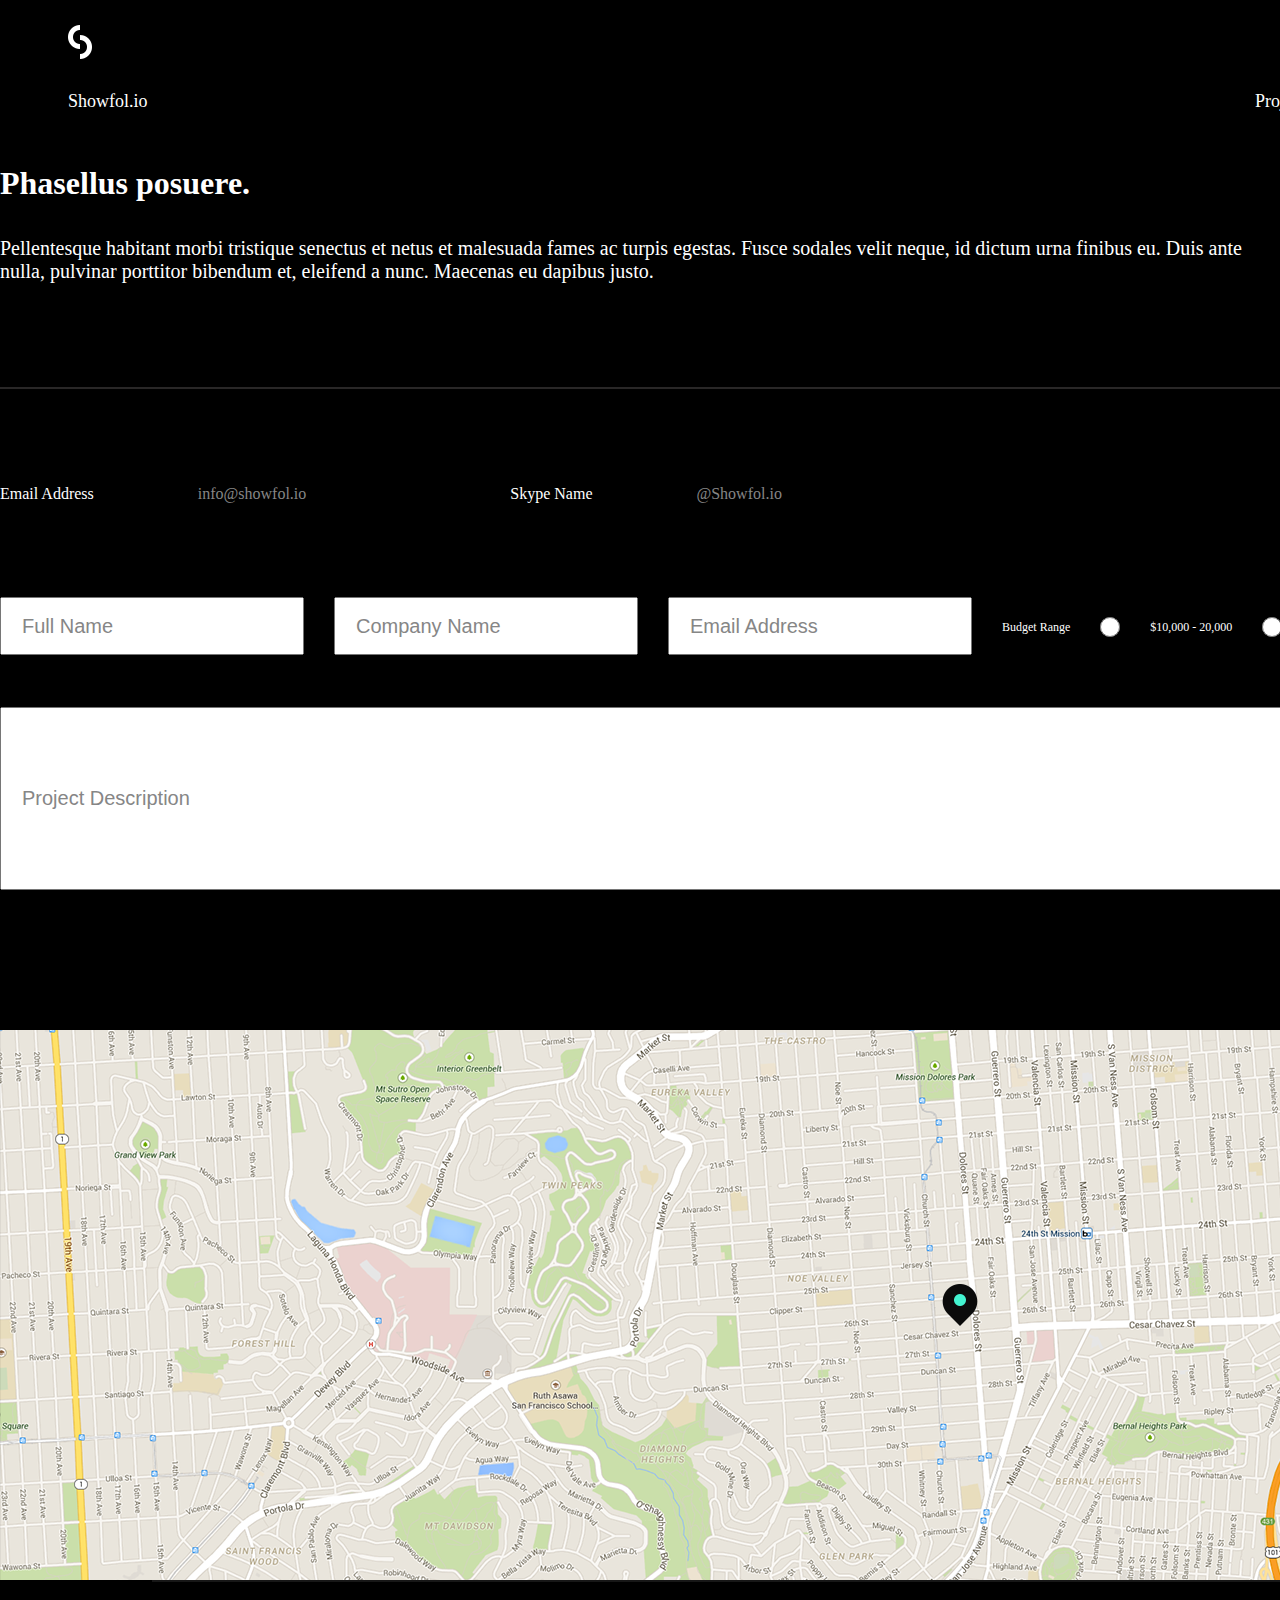
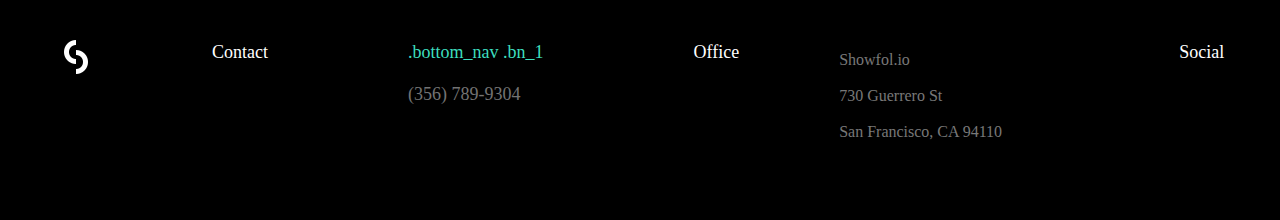
<file: Folio/html/contact.html>
<!DOCTYPE html>
<html lang="en">
<head>
	<meta charset="UTF-8">
	<title>Document</title>
	<link rel="stylesheet" href="../css/Folio_contact.css">
</head>
<body>
	<div class="folio">
		<div class="nav">
			<a href="../index.html"><div class="logo"><img src="../images/folio_about/Folio_logo.png" alt=""></div></a>
			<div class="nav_nav">
			<a href=""><div class="nav_nav1">Showfol.io</div></a>	
				<div class="nav_li">
					<ul>
						<a href="../index.html"><li>Projects</li></a>
						<a href="about.html"><li>About</li></a>
						<a href="blog.html"><li>Blog</li></a>
						<a href="contact.html"><li>Contact</li></a>
					</ul>
				</div>
			</div>
		</div>
		<div style="clear:both;"></div>
		<div class="top"><h1> Phasellus posuere.</h1><span>Pellentesque habitant morbi tristique senectus et netus et malesuada fames ac turpis egestas. Fusce sodales velit neque, id dictum urna finibus eu. Duis ante <br>nulla, pulvinar porttitor bibendum et, eleifend a nunc. Maecenas eu dapibus justo. </span>
		</div>
		<div class="top_a">
			<span>Email Address</span>
			<a href="#">info@showfol.io</a>
			<span>Skype Name</span>
			<a href="#">@Showfol.io</a>
		</div>
		<div class="center">
			<input type="text" value="Full Name">
			<input type="text" value="Company Name">
			<input type="text" value="Email Address">
			<div class="center_an">
				<div>Budget Range</div>
				<div><input type="radio" name="demo" value="$10,000 - 20,000">$10,000 - 20,000</div>
				<div><input type="radio" name="demo" value="$20,000 - 30,000">$20,000 - 30,000</div>
				<div><input type="radio" name="demo" value="$$30,000 +">$30,000 +</div>

			</div>
			<div class="in"><input type="text" value="Project Description"></div>
		</div>
		<div style="clear:both;"></div>
		<div class="bottom">
			<a href="#"><img src="../images/folio_contact/Folio_contact_9.png" alt=""></a>
		</div>
		<div class="map"></div>
		<div class="bottom_nav">
			<div class="bottom_nav_box1"><img src="../images/folio_about/Folio_logo.png" alt=""></div>
			<div class="bottom_nav_box2">
				<div class="bn_2">Contact</div>
					<div class="bn_3"><a href="">.bottom_nav .bn_1 </a><br><br><a href=""><span>(356) 789-9304</span></a></div>
					<div class="bn_4">Office</div>
					<div class="bn_5">
							<a href="">Showfol.io</a> <br>
							<a href="">730 Guerrero St</a> <br>
							<a href="">San Francisco, CA 94110</a></div>
					<div class="bn_6">Social</div>
					<div class="bn_7"><a href="">Behance</a> <br><a href="">Behance</a></div>
					<div class="bn_8"><a href="">Dribbble</a><br><a href="">Instagram</a></div>
			</div>
		</div>
	</div>
</body>
</html>
</file>
<file: Folio/css/Folio.css>
*{margin: 0;padding: 0;}
li{list-style:none;}
a{text-decoration: none;}
body{font-family: "微软雅黑";}
.top_box{width: 1920px;height: 980px;background: url(../images/Folio/Foliotu1.png);border-bottom: 30px solid #d06932;}
/*导航*/
.top_nav{height: 106px;}
.top_nav div{float: left;}
.top_nav .logo{margin-top: 36px;margin-left: 69px;}
.top_nav .logo_bt{color: #fff;font-size: 18px; margin-top: 43px;margin-left: 48px;} 
.top_nav .dhl{ float: right;margin-right: 123px;width: 443px;height: 90px;}
.top_nav .dhl li{color: #fff;display: inline-block;padding: 40px 24px 30px;}
.top_nav .dhl li:hover{border-bottom:6px solid #2afcf0;color:#2afcf0;transition: all 0.3s linear}


.top_n{margin-top: 230px;margin-left: 158px;margin-bottom: 245px;}
.top_n span{color:#fff;font-size: 64px;}


.top_box3{width: 1600px;height: 100px;margin: 0 auto;}
.top_box3_1{width: 530px;float: left;color: #fff;border-top: 2px solid #fff;}
.top_box3_1 h5{margin:35px 0px 12px;}
.top_box3_2{width: 530px;float: left;color: #fff;border-top: 2px solid #fff;}
.top_box3_2 h5{margin:35px 0px 12px;}
.top_box3_3{width: 530px;float: left;color: #fff;border-top: 2px solid #fff;}
.top_box3_3 h5{margin:35px 0px 12px;}

.top_box3 div:hover{transition: all 0.5s; color: #43f3d0;border-top: 5px solid #43f3d0;}

/*zhong */
.center_box{width: 1920px;height: 1440px;}

.center_box div{float: left;width: 480px;height: 1440px;}
.center_box_1 .img1{width: 480px;height: 480px;background: url(../images/Folio/Folio_02.png) no-repeat center center;background-size:100%;}
.center_box_1 .img2{width: 480px;height: 960px;background: url(../images/Folio/Folio_3.png) no-repeat center center;background-size:100%;}

.center_box_2 .img1{width: 480px;height: 960px;background: url(../images/Folio/Folio_4.png) no-repeat center center;background-size:100%;}
.center_box_2 .img2{width: 480px;height: 480px;background: url(../images/Folio/Folio_5.png) no-repeat center center;background-size:100%;}


.center_box_3 .img1{width: 480px;height: 480px;background: url(../images/Folio/Folio_08.png) no-repeat center center;background-size:100%;}
.center_box_3 .img2{width: 480px;height: 960px;background: url(../images/Folio/Folio_6.png) no-repeat center center;background-size:100%;}

.center_box_4 .img1{width: 480px;height: 960px;background: url(../images/Folio/Folio_7.png) no-repeat center center;background-size:100%;;}
.center_box_4 .img2{width: 480px;height: 480px;background: url(../images/Folio/Folio_09.png) no-repeat center center;background-size:100%;}

.center_box_1 .img1:hover{background-size:150%;transition: all 1s;}
.center_box_1 .img2:hover{background-size:150%;transition: all 1s;}


.center_box_2 .img1:hover{background-size:150%;transition: all 1s;}
.center_box_2 .img2:hover{background-size:150%;transition: all 1s;}

.center_box_3 .img1:hover{background-size:150%;transition: all 1s;}
.center_box_3 .img2:hover{background-size:150%;transition: all 1s;}

.center_box_4 .img1:hover{background-size:150%;transition: all 1s;}
.center_box_4 .img2:hover{background-size:150%;transition: all 1s;}


.center_box_3 .img1 .img1_1{width: 300px;height: 200px; float: left; font-size: 33px;color:#fff;margin-top: 200px;margin-left: 90px;}
.center_box_3 .img1 .img1_1 img{float: left;margin-left: 125px;margin-top: 50px;}
.center_box_3 .img1 .img1_1 span{float: left;}

.bottom_box{width: 1920px; height: 816px;background-color: #0b0b0b;padding-top: 85px;}
.bottom_top{width: 1600px;height: 475px;margin-left: 150px;}

.bottom_top1{border-bottom: 2px solid #55acee; color: #fff; height: 193px;margin-bottom: 90px;}
.bottom_top2{border-bottom: 2px solid #363636; height: 196px;color: #fff;}

.bottom_top1_box1{float: left; width: 175px;font-size: 18px;}
.bottom_top1_box2{float: left; width: 570px;font-size: 26px;}
.bottom_top1_box2 span{font-size: 14px;color: #5c5c5c;}
.bottom_top1_box3 img{margin-top: 30px;margin-left: 20px;}
.bottom_top1_box3{ float: left; width: 155px;}

.bottom_top1_box4{float: left; width: 541px; font-size: 26px;}
.bottom_top1_box4 span{font-size: 14px;color: #5c5c5c;}

.bottom_top1_box5{float: left; width: 110px;margin-top: 30px;margin-left: 49px;}
.bottom_top1_box5 img{float: right;}


.bottom_top2_box1{float: left;font-size: 18px; width: 175px;}
.bottom_top2_box2{float: left;font-size: 18px; width: 438px;}
.bottom_top2_box2 span{font-size: 14px;color: #5c5c5c;}
.bottom_top2 a{color: #4e9dda;font-size: 16px;}

.bottom_top2_box3{margin-left: 44px; font-size: 18px; width: 450px;float: left;}
.bottom_top2_box3 span{font-size: 14px;color: #5c5c5c;}

.bottom_top2_box4{margin-left: 67px; float: left; width: 426px; font-size: 18px;}
.bottom_top2_box4 span{font-size: 14px;color: #5c5c5c;}


.bottom_nav{float: left; width: 1920px;height: 182px;margin-top: 78px;}

.bottom_nav .bn_1{float: left; margin-left: 68px;}
.bottom_nav .bn_2{float: left; font-size: 18px;color: #fff;margin-left: 60px;}
.bottom_nav .bn_3{float: left;margin-left: 140px; font-size: 18px;color: #3ddebe;}
.bottom_nav .bn_3 span{color: #737373;}
.bottom_nav .bn_3 a{color: #3ddebe;}
.bottom_nav .bn_3 span:hover{color: #3ddebe;}

.bottom_nav .bn_4{float: left; font-size: 18px;color: #fff;margin-left: 150px;}
.bottom_nav .bn_5{ color: #737373; width: 190px;float: left;margin-left: 100px;line-height: 36px;}
.bottom_nav .bn_5 a:hover{color: orange;}
.bottom_nav .bn_5 a{color: #787878;}
.bottom_nav .bn_6{float: left; font-size: 18px;color: #fff;margin-left: 150px;}
.bottom_nav .bn_7{margin-left: 300px; color: #787878; float: left; line-height: 36px;}
.bottom_nav .bn_7 a{color: #787878;}
.bottom_nav .bn_7 a:hover{color: #e35087;}
.bottom_nav .bn_8{margin-left: 30px; color: #787878; float: left; line-height: 36px;}
.bottom_nav .bn_8 a{color: #787878;}
.bottom_nav .bn_8 a:hover{color: #e35087;}
.bottom_nav .bn_8 a:nth-child(1){color: #e35087;}
</file>
<file: uehtml/css/style.css>
body,ul,li,p,h3{
	margin: 0;
	padding: 0;
}
ul,li{
	list-style: none;
}
body{
	font-size: 12px;
	font-family: "微软雅黑";
}
a{
	display: block;
	text-decoration: none;
}
img{
	border: 0;
	display: block;
}
header{
	width: 100%;
	height: 63px;
	background: #323436;
}
.header1{
	width: 1475px;
	height: 63px;
	margin: 0 auto;
}
.header1 .head_img{
	float: left;
}
.header1 nav{
	height: 62px;
	float: left;
	margin-left: 25px;
}
nav a{
	height: 62px;
	line-height: 62px;
	font-size: 18px;
	display: inline-block;
	padding: 0px 25px;
	color: #8c8c8c;
}
nav a:hover{
	color: #fff;
	background: #000;
}
nav a span{
	display: inline-block;
	width: 0px;
	height: 0px;
	border: 5px solid transparent;
	border-top-color: #8c8c8c;
	vertical-align: middle;
	margin-top: 8px;
}
.head_right{
	float: right;
}
.head_right .search{
	float: left;
	margin: 22px 35px 0px 0px;
}
.head_right .enter,.head_right .logon{
	width: 88px;
	height: 40px;
	margin-top: 13px;
	float: left;
	font-size: 18px;
	line-height: 40px;
	text-align: center;
}
.head_right .enter{
	color: #acacac;
	background: #505050;
}
.head_right .enter:hover{
	color: #fff;
}
.head_right .logon{
	color: #fff;
	background: #6bc30d;
}
.banner{
	width: 100%;
	height: 250px;
	background: #123a54;
}
.banner1{
	width: 1475px;
	height: 250px;
	margin: 0 auto;
}
.banner1 img{
	width: 100%;
	height: 250px;
}
.sort{
	width: 100%;
	height: 75px;
	background: #f7f8f8;
}
.sort1{
	width: 1475px;
	margin: 0 auto;
	height: 50px;
	padding-top: 12px;
}
.sort1 ul{
	float: left;
	margin-right: 50px;
}
.sort1 li{
	float: left;
}
.sort1 .item1{
	height: 48px;
	width: 156px;
	background: #edeeee;
	border: 1px solid #e6e7e7;
	border-top-color: #d9dada;
	font-size: 14px;
	line-height: 48px;
	text-align: center;
	color: #535353;
}
.sort1 li span{
	display: inline-block;
	width: 0px;
	height: 0px;
	border: 5px solid transparent;
	border-top-color: #b2b2b2;
	vertical-align: middle;
	margin-top: 6px;
	margin-left: 12px;
}
.sort1 .item2,.sort1 .item3,.sort1 .item4{
	width: 158px;
	height: 50px;
	font-size: 14px;
	line-height: 48px;
	text-align: center;
	color: #535353;
}
.sort1 .item2{
	background: url(../images/uehtml_13.png) no-repeat 14px 14px;
}
.sort1 .item3{
	background: url(../images/uehtml_10.png) no-repeat 24px 14px;
}
.sort1 .item4{
	background: url(../images/uehtml_19.png) no-repeat 18px 14px;
}
.sort_right{
	float: left;
	height: 50px;
}
.sort_right span{
	float: left;
	width: 15px;
	height: 18px;
	display: inline-block;
	background: url(../images/uehtml_16.png) no-repeat left top;
	margin-right: 10px;
	margin-top: 16px;
}
.sort_right p{
	float: left;
	font-size: 16px;
	line-height: 16px;
	color: #929292;
	margin-top: 16px;
	margin-right: 290px;
}
.sort_right p a{
	display: inline-block;
	font-size: 16px;
	line-height: 16px;
	margin: 0px 5px;
	color: #1f8902;
}
.sort_right .stroke{
	float: left;
}
.sort_right .stroke1{
	width: 0px;
	height: 0px;
	border: 5px solid transparent;
	border-bottom-color: #b4b4b4;
	margin: 10px 0px;
}
.sort_right .stroke2{
	width: 0px;
	height: 0px;
	border: 5px solid transparent;
	border-top-color: #b4b4b4;
}
.content{
	width: 100%;
	background: #f1f1f1;
}
.content1{
	width: 1475px;
	margin: 0 auto;
	overflow: hidden;
}
.section1{
	padding-top: 62px;
	overflow: hidden;
}
.section1 .con_img{
	margin-bottom: 55px;
	float: left;
	margin-right: 25px;
}
.section1 .con_img:nth-child(3){
	margin-right:0;
}
.section1 .con1{
	width: 350px;
	height: 338px;
	background: #fff;
	margin-right: 25px;
	margin-bottom: 55px;
	float: left;
}
.section1 .con1:nth-child(4n-1){
	margin-right:0;
}
.con1 .con1_cen{
	display: block;
	height: 38px;
	padding: 18px 0px 0px 25px;
	border-bottom: 1px solid #f2f2f2;
}
.con1 .con1_cen a{
	display: inline-block;
	margin-right: 5px;
	color: #c0c0c0;
	height: 20px;
	line-height: 20px;
}
.con1 .con1_img1{
	background: url(../images/content_1_82.png) no-repeat left 2px;
	padding-left: 30px;
}
.con1 .con1_img2{
	background: url(../images/content_1_79.png) no-repeat left 2px;
	padding-left: 30px;
}
.con1 .con1_img3{
	background: url(../images/content_1_76.png) no-repeat left 2px;
	padding-left: 30px;
}
.con1 .con1_bot{
	padding: 14px 25px 0px;
	height: 42px;
}
.con1_bot .img_left{
	float: left;
}
.con1_bot .img_right{
	float: right;
	margin-top: 4px;
}
.con1_bot span{
	display: block;
	width: 220px;
	height: 30px;
	line-height: 30px;
	font-size: 14px;
	color: #c3c3c3;
	float: left;
	margin-left: 20px;
}
.section2{
	height: 46px;
	padding-bottom: 50px;
}
.section2 a{
	width: 46px;
	height: 45px;
	margin-right: 6px;
	display: block;
	background: #fff;
	float: left;
	line-height: 46px;
	text-align: center;
	font-size: 16px;
	color: #a9a9a9;
}
.section2 a:hover{
	background: #70ca10;
	color: #fff;
}
.section2 span{
	display: block;
	line-height: 46px;
	float: left;
	color: #a9a9a9;
	margin: 0px 24px;
}
.section2 .next_page{
	padding: 12px 0px 0px 18px;
}
.section2 .next:hover{
	background: #fff;
}
.section3{
	padding-bottom: 50px;
	overflow: hidden;
}
.section3_1{
	width: 725px;
	height: 375px;
	background: #fff;
	float: left;
}
.section3_2{
	float: right;
}
.section3_top{
	height: 75px;
	border-bottom: 1px solid #f0f1f1;
}
.section3_top h3,.section4_top h3{
	padding: 25px 0px 0px 22px;
	font-size: 24px;
	line-height: 24px;
	height: 24px;
	font-weight: normal;
	color: #6b6b6b;
	float: left;
}
.section3_top .con3_top{
	color: #6b6b6b;
	font-size: 18px;
	line-height: 24px;
	height: 24px;
	padding: 25px 0px 26px;
	border-left: 1px solid #f0f1f1;
	float: right;
	width: 124px;
	text-align: center;
}
.section3_1 ul,.section3_1 .stencil{
	height: 274px;
	padding: 25px 0px 0px 25px;
}
.section3_1 li{
	float: left;
	width: 338px;
	height: 58px;
	margin-bottom: 30px;
}
.section3_1 .section3_bot{
	float: left;
}
.section3_1 .section3_bot1{
	float: left;
	margin-left: 22px;
}
.section3_1 .section3_bot1 a{
	height: 34px;
	line-height: 34px;
	font-size: 18px;
	color: #696969;
	margin-bottom: 2px;
}
.section3_1 .section3_bot1 p{
	height: 14px;
	line-height: 14px;
	font-size: 14px;
	color: #b4b4b4;
}
.section3_1 .section3_bot1 span{
	display: inline-block;
	margin-right: 15px;
}
.section3_1 .con3_right{
	float: right;
}
.section3_1 .con3_right1{
	float: left;
	width: 88px;
	height: 75px;
	border-left: 1px solid #f0f1f1;
}
.section3_1 .con3_right1 img{
	padding: 24px 0px 0px 36px;
}
.section3_1 .stencil_1{
	float: left;
	margin-right: 25px;
}
.section3_1 .stencil_2{
	float: left;
	width: 290px;
	margin-top: 9px;
}
.section3_1 .stencil_2 a{
	height: 44px;
	line-height: 44px;
	font-size: 20px;
	color: #515050;
}
.section3_1 .stencil_2 span{
	display: block;
	height: 12px;
	line-height: 12px;
	color: #c4c4c4;
	margin-bottom: 20px;
}
.section3_1 .stencil_2 p{
	line-height: 30px;
	font-size: 14px;
	color: #7d7d7d;
}
.section4{
	height: 251px;
	margin-bottom: 50px;
	background: #fff;
}
.section4 .section4_top{
	height: 75px;
	border-bottom: 1px solid #f0f1f1;
}
.section4_top .con4_top{
	width: 262px;
	color: #6b6b6b;
	font-size: 18px;
	line-height: 24px;
	height: 24px;
	padding: 25px 0px 26px;
	border-left: 1px solid #f0f1f1;
	float: right;
	text-align: center;
}
.section4 ul{
	padding: 25px 0px 0px 25px;
	height: 150px;
}
.section4 li{
	width: 160px;
	text-align: center;
	float: left;
	margin-right: 20px;
	margin-bottom: 20px;
}
.section4 a img{
	margin: 0px auto 20px;
}
.section4 .no_mar{
	margin-right: 0px;
}
.section4 p{
	height: 16px;
	line-height: 16px;
	font-size: 16px;
	color: #5a5a5a;
}
.section4 span{
	display: inline-block;
	color: #bcbcbc;
}
footer{
	width: 100%;
	height: 124px;
	background: #222324;
}
.footer1{
	width: 1475px;
	height: 124px;
	margin: 0 auto;
	position: relative;
}
.footer_top{
	height: 24px;
	padding-top: 26px;
	margin-bottom: 32px;
}
.footer_top a{
	float: left;
	margin-right: 50px;
	color: #cecece;
	line-height: 24px;
	height: 24px;
	font-size: 18px;
}
.footer_top .top_small{
	font-size: 14px;
	color: #8e8e8e;
}
.footer_top .top_img{
	padding-top: 2px;
}
.footer1 span{
	color: #8e8e8e;
	display: block;
	height: 14px;
	line-height: 14px;
	font-size: 14px;
}
.footer1 span a{
	color: #70ca1a;
	display: inline-block;
}
.footer1 .top_right{
	position: absolute;
	top: 25px;
	right: 6px;
}
/*响应式*/
@media all and (max-width:1600px){
			.header1,.banner1,.sort1,.content1{width: 1100px;}
			.sort_right{display: none;}
			.section1 .con_img:nth-child(2){margin-right:0px;}
			.section1 .con_img:nth-child(3){margin-right:25px;}
			.section1 .con1:nth-child(4n-1){margin-right:25px;}
			.section1 .con1:nth-child(3n-1){margin-right:0px;}
			.section3_1{width: 1100px; float: none; margin-bottom: 50px;}
			.section3_2{margin-bottom: 0px;}
			.section3_1 ul,.section3_1 .stencil{padding-left: 80px;}
			.section3_1 li{margin-bottom: 70px;}
			.section3_1 .stencil_1{margin-right: 180px;}
			.section4{height: 100%;}
			.section4 ul{height: 100%; overflow: hidden;}
			.section4 li{margin-right: 50px;}
			.footer1{width: 1100px;}
		}
@media all and (max-width:1200px){
			.header1,.banner1,.sort1,.content1{width: 725px;}
			.header1 nav{display: none;}
			.section1 .con_img:nth-child(1),.section1 .con_img:nth-child(3){margin-right:0px;}
			.section1 .con_img:nth-child(2){margin-right:25px;}
			.section1 .con1:nth-child(3n-1){margin-right:25px;}
			.section1 .con1:nth-child(2n-1){margin-right:0px;}
			.section3_1{width: 725px;}
			.section3_1 ul,.section3_1 .stencil{padding-left: 25px;}
			.section3_1 li{margin-bottom: 30px;}
			.section3_1 .stencil_1{margin-right: 25px;}
			.section4 li{margin-right: 15px;}
			.footer1{width: 725px;}
			.footer_top .top_small{margin-top: 5px;}
		}
</file>
<file: Folio/css/Folio_about.css>
*{margin: 0;padding: 0;}
li{list-style:none;}
a{text-decoration: none;}
body{font-family: "微软雅黑";color: #fff;background-color: #000;}
.nav{height: 85px;}
.nav .logo{float: left;margin-top: 25px;margin-left: 68px;}
.nav_nav{float: left;width: 1603px;margin-left: 68px;}
.nav_nav1{float: left;margin-top: 28px;font-size: 18px;color: #fff;}
.nav_li{float: right;}
.nav_li ul li{display: inline-block;color: #fff;font-size: 18px;padding: 28px 30px 25px;}
.nav_li ul li:hover{border-bottom: 7px solid #41f5ef;color: #41f5ef;transition: all 0.3s linear;}
.img1{margin:0 auto; width: 1602px;height: 896px;margin-bottom: 90px; background: url(../images/folio_about/Folio_about1.png)no-repeat center center;background-size: 100%;}
.img1:hover{background-size: 180%; transition:all 8s;}
.top_z1{width: 1602px;height: 321px;margin: 0 auto;}
.top_z1 span{display: inline-block;font-size: 18px;}
.top_z1 span:nth-child(1){width: 218px;float: left;}
.top_z1 span:nth-child(2){width: 690px;}
.top_z1 span:nth-child(3){width: 490px;}

.center_box{width: 1920px;height: 965px;}
.center_box div{width: 476px;height: 478px;border:2px solid #171717;float: left;text-align:center;}
.center_box div div{margin-top: 120px;border:none;height: 358px;}
.center_box div div h3{margin-top: 46px;}
.center_box div:hover{background-color: #fff;color: #000;transition: all 0.5s linear;}
.center_box div:hover .bh{margin-top: 40px;}
.center_box div div .yc{width: 376px;margin:45px 50px;font-size: 14px;float: left;opacity:0;height: 100px;}
.center_box div:hover .yc{opacity:1;}

.center-wen{height: 725px;}
.center-wen div{float: left;}
.wen1{width: 374px;text-align: center;font-size: 24px;margin-top: 94px;}
.wen2{width: 731px;font-size: 20px;margin-top: 150px;}
.wen3{width: 660px;font-size: 20px;margin-top: 150px;}


.center_logo{height: 350px;}
._logo1{font-size: 24px;text-align: center;width: 377px;float: left;}
._logo2{width: 1385px;float: left;}
._logo_img1{float: left;margin-right: 141px;margin-bottom: 116px;}
._logo_img1:nth-child(7){margin-left: 60px;}
._logo_img1:nth-child(8){margin-left: 72px;}
._logo_img1:nth-child(9){margin-left: 67px;margin-top: 10px;}
._logo_img1:nth-child(10){margin-left: 28px;}

.center_img_box{width: 1601px;height: 894px; margin: 0 auto;margin-bottom: 76px;background:url(../images/folio_about/Folio_about_b.png)no-repeat center center;background-size: 100%;}
.center_img_box:hover{background-size: 130%;transition: all 1s;}
.bottom_img{margin-left: 151px;float: left;margin-bottom: 88px;}
.bottom_img1{width: 760px;height: 500px;float: left;margin-right: 82px;background:url(../images/folio_about/Folio_about_c.png)no-repeat center center;background-size: 100%;}
.bottom_img2{width: 760px;height: 500px;float: left;background:url(../images/folio_about/Folio_about_dd.png)no-repeat center center;background-size: 100%;}

.bottom_img div:hover{background-size: 130%;transition: all 1s;}

.bottom_nav{width: 1920px;height: 240px;}
.bottom_nav_box1{width: 152px;float: left;text-align: center;padding-top: 60px;}
.bottom_nav_box2{float: left;/*text-align: center;*/padding-top: 60px;border-top: 2px solid #171717;}
.bottom_nav .bn_2{float: left; font-size: 18px;color: #fff;margin-left: 60px;}
.bottom_nav .bn_3{float: left;margin-left: 140px; font-size: 18px;color: #3ddebe;}
.bottom_nav .bn_3 span{color: #737373;}
.bottom_nav .bn_3 a{color: #3ddebe;}
.bottom_nav .bn_3 span:hover{color: #3ddebe;}

.bottom_nav .bn_4{float: left; font-size: 18px;color: #fff;margin-left: 150px;}
.bottom_nav .bn_5{ color: #737373; width: 190px;float: left;margin-left: 100px;line-height: 36px;}
.bottom_nav .bn_5 a:hover{color: orange;}
.bottom_nav .bn_5 a{color: #787878;}
.bottom_nav .bn_6{float: left; font-size: 18px;color: #fff;margin-left: 150px;}
.bottom_nav .bn_7{margin-left: 300px; color: #787878; float: left; line-height: 36px;}
.bottom_nav .bn_7 a{color: #787878;}
.bottom_nav .bn_7 a:hover{color: #e35087;}
.bottom_nav .bn_8{margin-left: 30px; color: #787878; float: left; line-height: 36px;}
.bottom_nav .bn_8 a{color: #787878;}
.bottom_nav .bn_8 a:hover{color: #e35087;}
.bottom_nav .bn_8 a:nth-child(1){color: #e35087;}
</file>
<file: Folio/css/Folio_blog.css>
*{margin: 0;padding: 0;}
li{list-style:none;}
a{text-decoration: none;}
body{font-family: "微软雅黑";color: #fff;background-color: #000;}
.nav{height: 85px;}
.nav .logo{float: left;margin-top: 25px;margin-left: 68px;}
.nav_nav{float: left;width: 1603px;margin-left: 68px;}
.nav_nav1{float: left;margin-top: 28px;font-size: 18px;color: #fff;}
.nav_li{float: right;}
.nav_li ul li{display: inline-block;color: #fff;font-size: 18px;padding: 28px 30px 25px;}
.nav_li ul li:hover{border-bottom: 7px solid #41f5ef;color: #41f5ef;transition: all 0.3s linear;}

.top{position: relative; width: 1600px;height: 894px;margin: 0 auto;margin-bottom: 90px; background:url(../images/folio_blog/Folio_blog_1.png)no-repeat center center;background-size: 100%;}
.top:hover{background-size: 120%; transition:all 0.7s linear;}
.top span{font-size:50px;position: absolute;bottom: 80px;left: 70px;}
.wz{width: 1600px;height: 262px;margin:0 auto;}
.wz1{width: 185px;float: left;font-size: 50px;}
.wz2{width: 1275px;float: left;font-size: 21px;}
.wz2 span{font-size: 16px;color: #5c5c5c;}
.wz3{width: 110px;float: left;padding-top: 25px;}

.top2{position: relative; width: 1600px;height: 894px;margin: 0 auto;margin-bottom: 90px; background:url(../images/folio_blog/Folio_blog_2.png)no-repeat center center;background-size: 100%;}
.top2:hover{background-size: 120%; transition:all 0.7s linear;}
.top2 span{font-size:50px;position: absolute;bottom: 80px;left: 70px;}
.top3{position: relative; width: 1600px;height: 894px;margin: 0 auto;margin-bottom: 90px; background:url(../images/folio_blog/Folio_blog_3.png)no-repeat center center;background-size: 100%;}
.top3:hover{background-size: 120%; transition:all 0.7s linear;}
.top3 img{position: absolute;top: 425px;left: 800px;}

.dj{width: 211px;height: 122px;margin-left: 160px;}
.dj div{float: left;margin-right: 35px;}

.bottom_nav{width: 1920px;height: 240px;}
.bottom_nav_box1{width: 152px;float: left;text-align: center;padding-top: 60px;}
.bottom_nav_box2{float: left;/*text-align: center;*/padding-top: 60px;border-top: 2px solid #171717;}
.bottom_nav .bn_2{float: left; font-size: 18px;color: #fff;margin-left: 60px;}
.bottom_nav .bn_3{float: left;margin-left: 140px; font-size: 18px;color: #3ddebe;}
.bottom_nav .bn_3 span{color: #737373;}
.bottom_nav .bn_3 a{color: #3ddebe;}
.bottom_nav .bn_3 span:hover{color: #3ddebe;}

.bottom_nav .bn_4{float: left; font-size: 18px;color: #fff;margin-left: 150px;}
.bottom_nav .bn_5{ color: #737373; width: 190px;float: left;margin-left: 100px;line-height: 36px;}
.bottom_nav .bn_5 a:hover{color: orange;}
.bottom_nav .bn_5 a{color: #787878;}
.bottom_nav .bn_6{float: left; font-size: 18px;color: #fff;margin-left: 150px;}
.bottom_nav .bn_7{margin-left: 300px; color: #787878; float: left; line-height: 36px;}
.bottom_nav .bn_7 a{color: #787878;}
.bottom_nav .bn_7 a:hover{color: #e35087;}
.bottom_nav .bn_8{margin-left: 30px; color: #787878; float: left; line-height: 36px;}
.bottom_nav .bn_8 a{color: #787878;}
.bottom_nav .bn_8 a:hover{color: #e35087;}
.bottom_nav .bn_8 a:nth-child(1){color: #e35087;}
</file>
<file: Folio/css/Folio_contact.css>
*{margin: 0;padding: 0;}
li{list-style:none;}
a{text-decoration: none;}
body{font-family: "微软雅黑";color: #fff;background-color: #000;}
.nav{height: 85px;margin-bottom:80px;}
.nav .logo{float: left;margin-top: 25px;margin-left: 68px;}
.nav_nav{float: left;width: 1603px;margin-left: 68px;}
.nav_nav1{float: left;margin-top: 28px;font-size: 18px;color: #fff;}
.nav_li{float: right;}
.nav_li ul li{display: inline-block;color: #fff;font-size: 18px;padding: 28px 30px 25px;}
.nav_li ul li:hover{border-bottom: 7px solid #41f5ef;color: #41f5ef;transition: all 0.3s linear;}

.top{width: 1600px;height: 222px;margin: 0 auto;border-bottom: 2px solid #292727;margin-bottom: 96px;}
.top h1{margin-bottom: 35px;}
.top span{font-size: 20px;}
.top_a{width: 1600px;height: 112px;margin: 0 auto;}
.top_a span{margin-right: 100px;}
.top_a a{color:#868686;margin-right: 200px;}
.top_a a:hover{color: orange;}
.center{width: 1600px;height: 265px;margin: 0 auto;font-size: 12px;}
.center input{width: 280px;height: 54px;font-size: 20px;color:#868686; padding-left: 20px;margin-right: 30px;float: left;}
.center_an{width: 598px;height: 60px;float: left;line-height: 60px;}
.center_an div{float: left;display: inline-block;}
.center_an input{width: 20px;height: 20px;line-height: 60px;display: inline-block;margin-left: 30px;margin-top: 20px;}
.in{width: 1600px;height: 209px;margin: 0 auto;}
.in input{width: 1576px;height: 179px;margin-top: 50px;}
.bottom{width: 1600px;height: 140px;margin: 0 auto;}
.bottom img{float: right;margin-top: 33px;}

.map{width: 1920px;height: 550px; background: url(../images/folio_contact/Folio_contact_2.png) no-repeat center center; background-size: 100%;}
.map:hover{ background-size: 180%; transition:all 0.7s linear;}

.bottom_nav{width: 1920px;height: 240px;}
.bottom_nav_box1{width: 152px;float: left;text-align: center;padding-top: 60px;}
.bottom_nav_box2{float: left;/*text-align: center;*/padding-top: 60px;border-top: 2px solid #171717;}
.bottom_nav .bn_2{float: left; font-size: 18px;color: #fff;margin-left: 60px;}
.bottom_nav .bn_3{float: left;margin-left: 140px; font-size: 18px;color: #3ddebe;}
.bottom_nav .bn_3 span{color: #737373;}
.bottom_nav .bn_3 a{color: #3ddebe;}
.bottom_nav .bn_3 span:hover{color: #3ddebe;}

.bottom_nav .bn_4{float: left; font-size: 18px;color: #fff;margin-left: 150px;}
.bottom_nav .bn_5{ color: #737373; width: 190px;float: left;margin-left: 100px;line-height: 36px;}
.bottom_nav .bn_5 a:hover{color: orange;}
.bottom_nav .bn_5 a{color: #787878;}
.bottom_nav .bn_6{float: left; font-size: 18px;color: #fff;margin-left: 150px;}
.bottom_nav .bn_7{margin-left: 300px; color: #787878; float: left; line-height: 36px;}
.bottom_nav .bn_7 a{color: #787878;}
.bottom_nav .bn_7 a:hover{color: #e35087;}
.bottom_nav .bn_8{margin-left: 30px; color: #787878; float: left; line-height: 36px;}
.bottom_nav .bn_8 a{color: #787878;}
.bottom_nav .bn_8 a:hover{color: #e35087;}
.bottom_nav .bn_8 a:nth-child(1){color: #e35087;}
</file>
